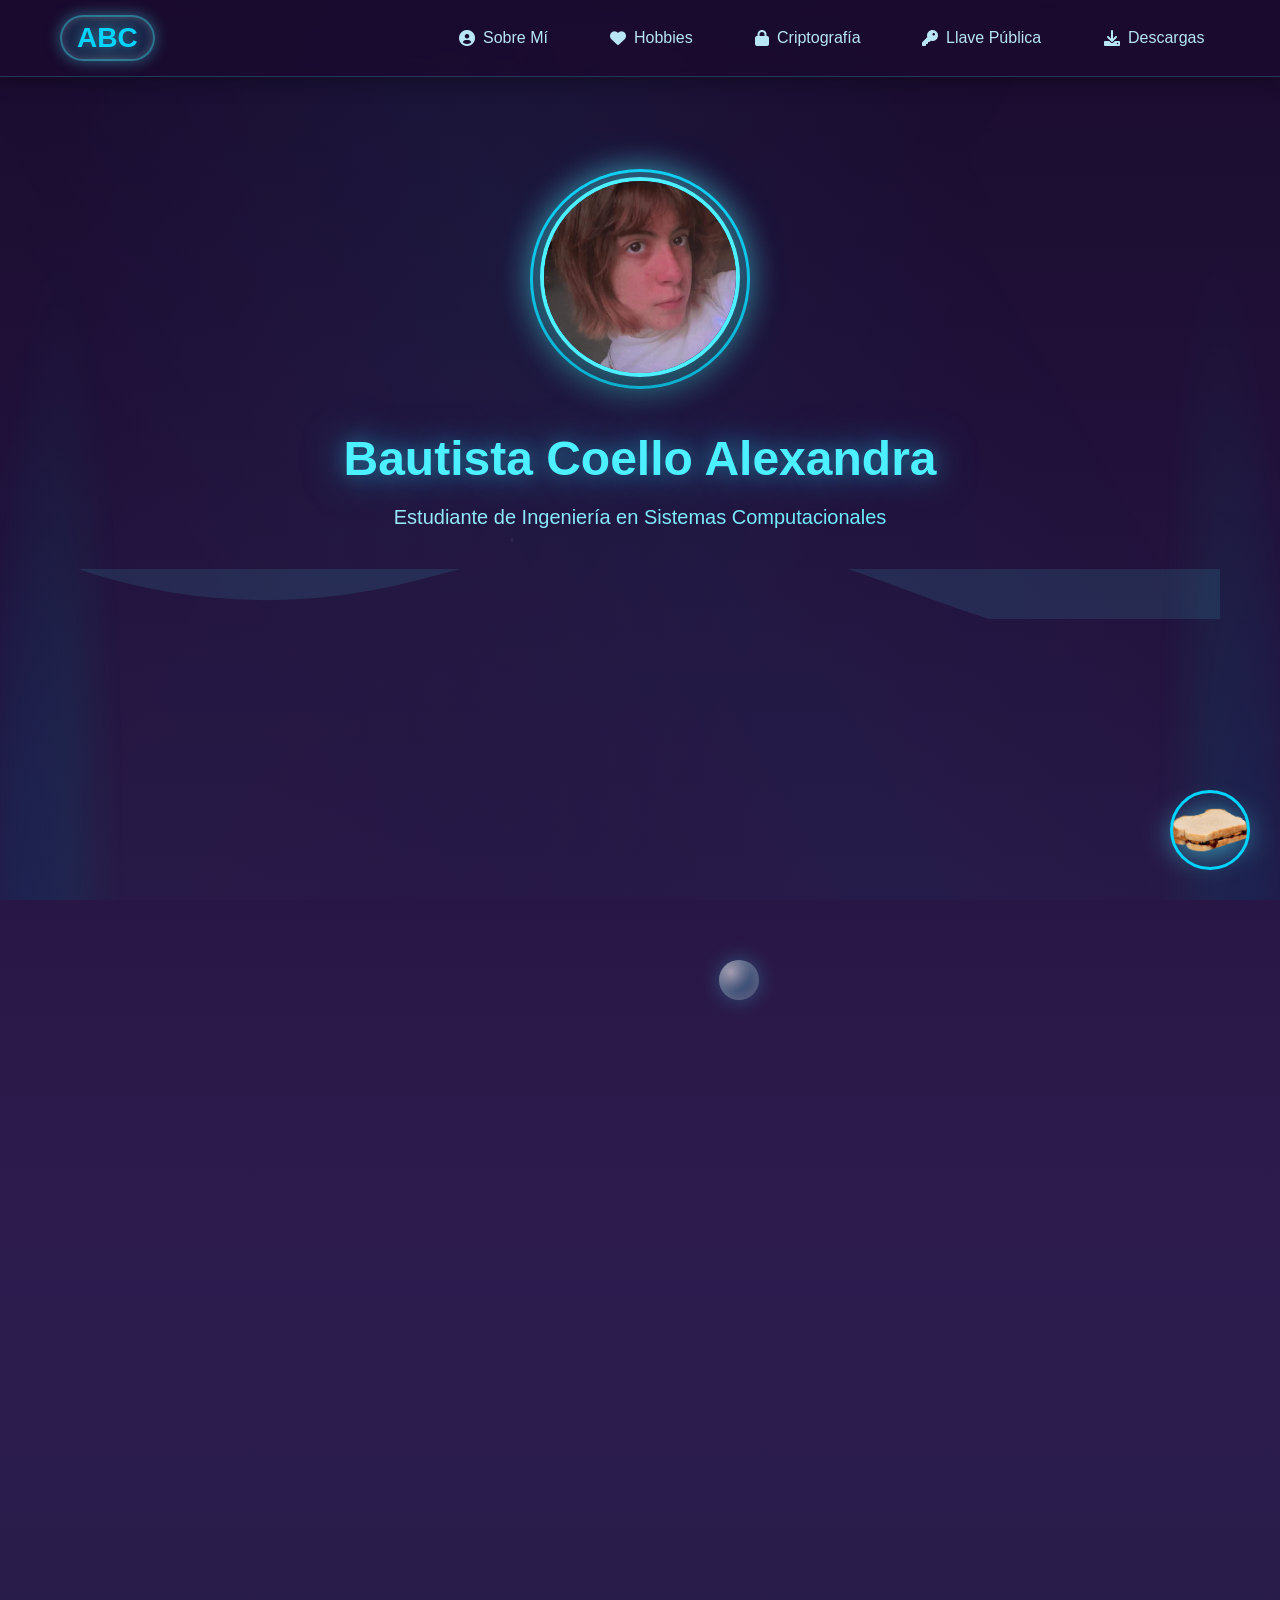
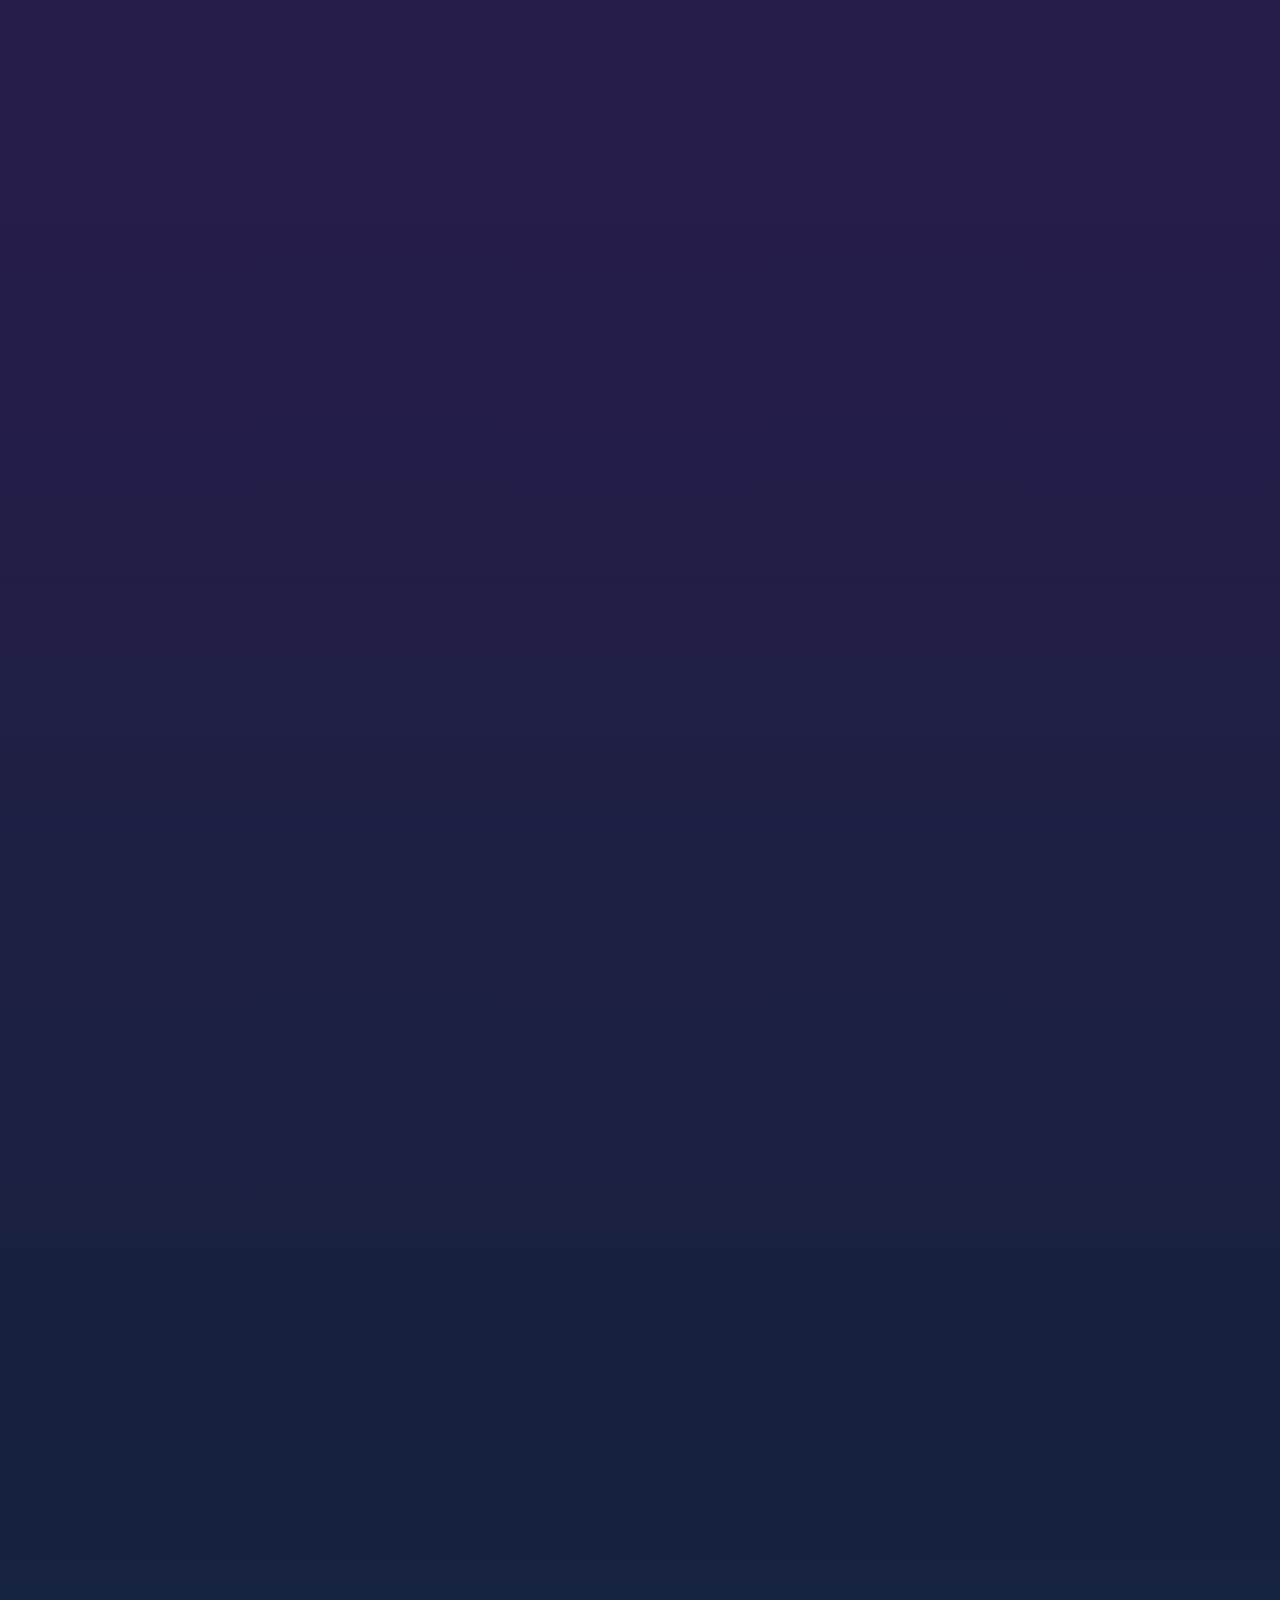
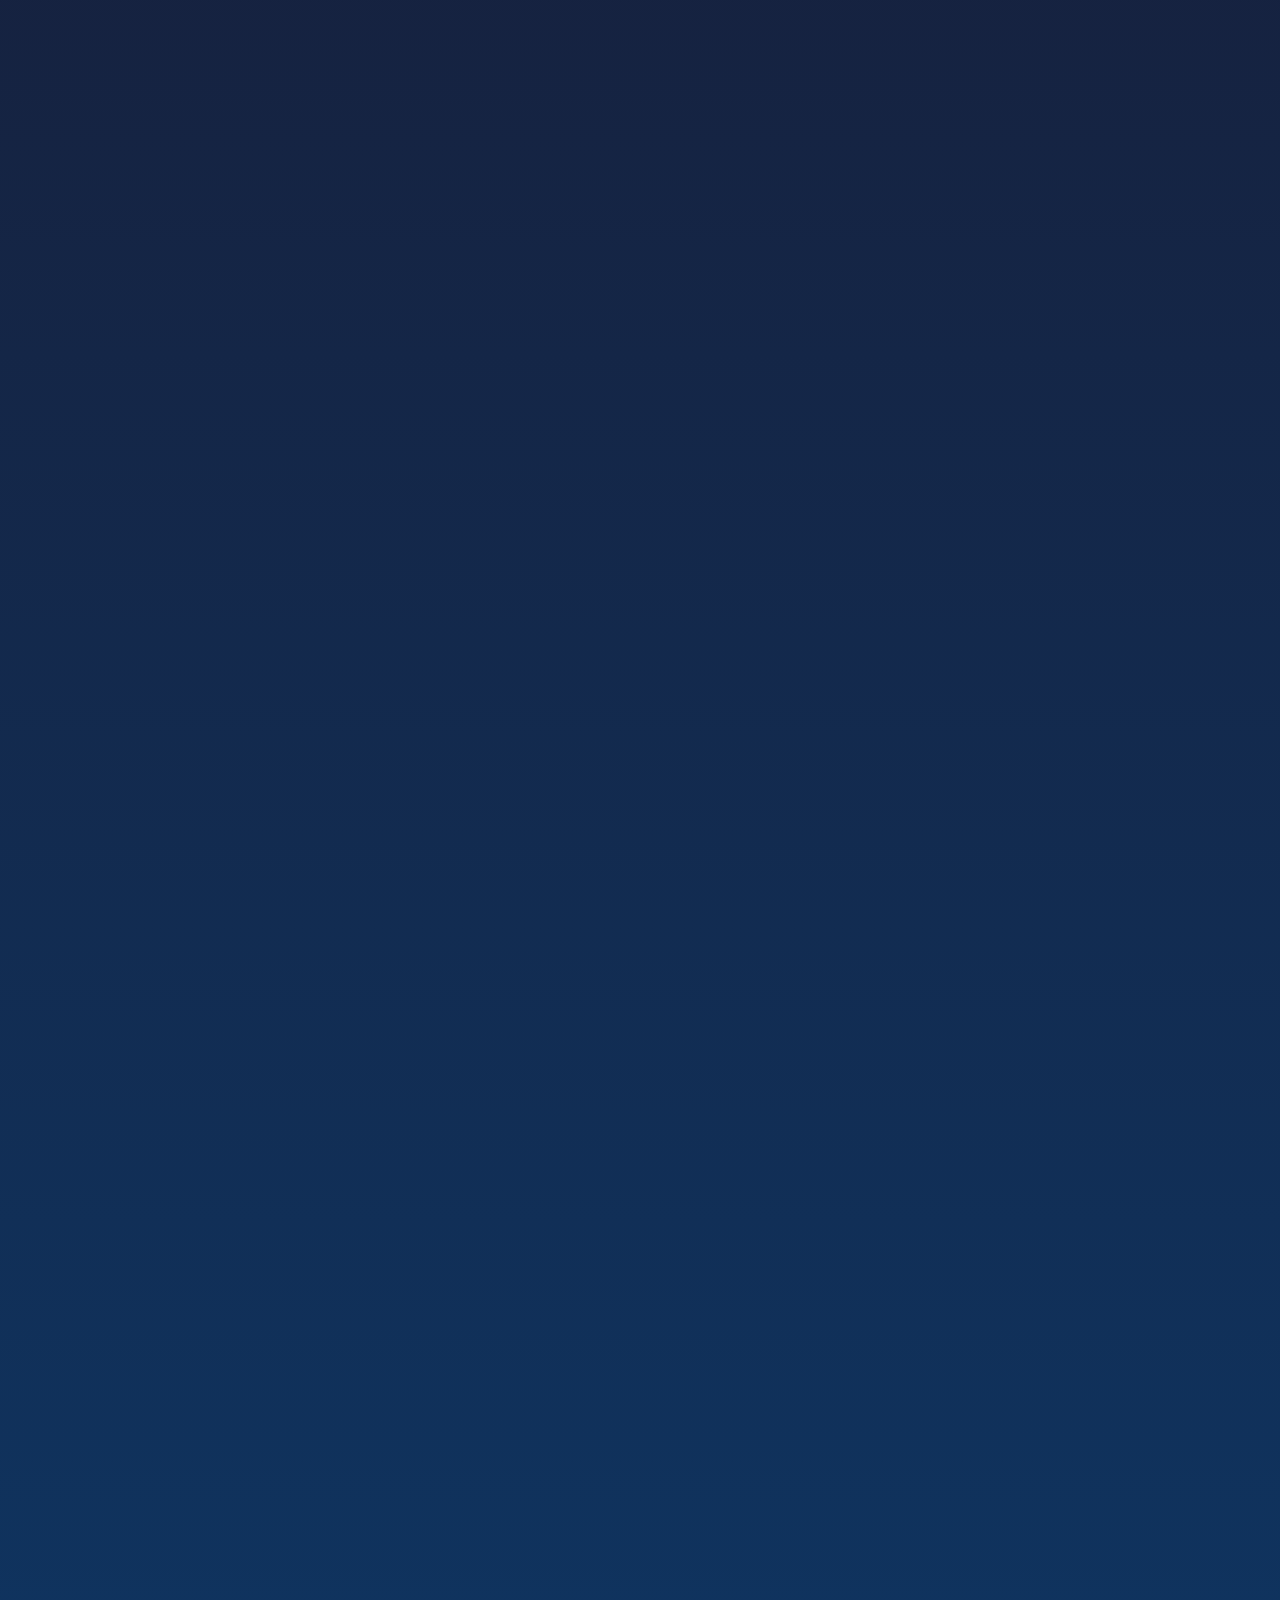
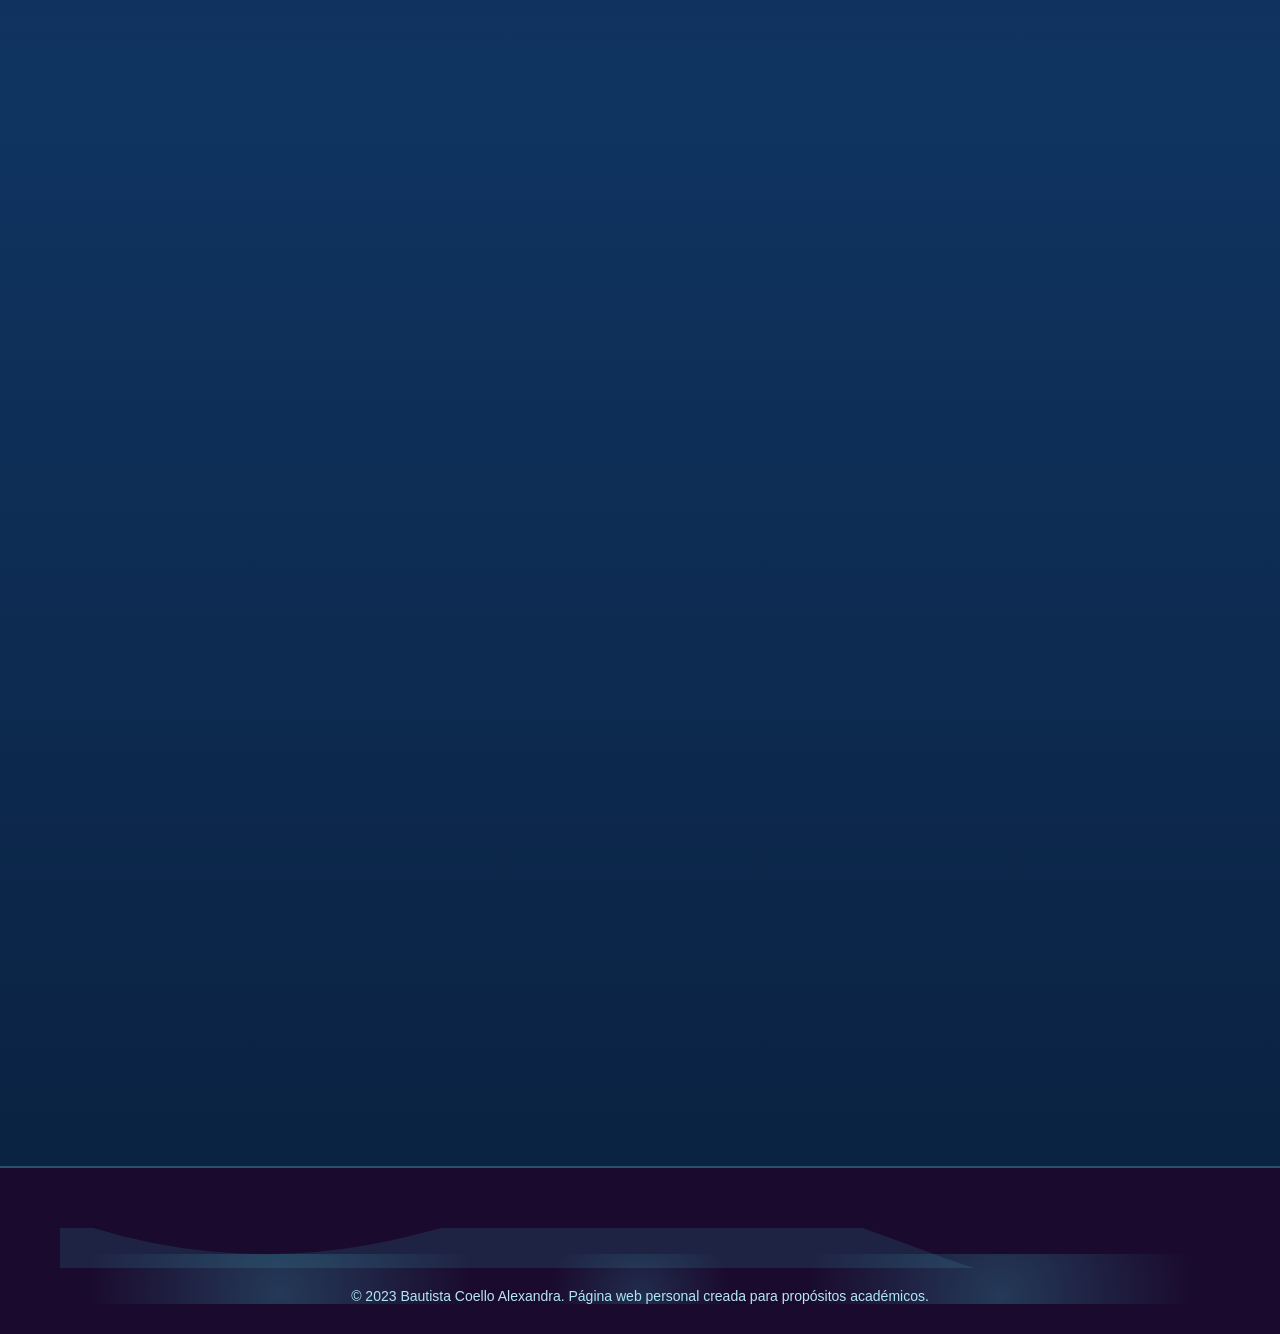
<file: index.html>
<!DOCTYPE html>
<html lang="es">
<head>
    <meta charset="UTF-8">
    <meta name="viewport" content="width=device-width, initial-scale=1.0">
    <title>Mi Página Personal - Bautista Coello Alexandra</title>
    <link rel="stylesheet" href="CSS/style.css">
    <link rel="stylesheet" href="https://cdnjs.cloudflare.com/ajax/libs/font-awesome/6.0.0/css/all.min.css">
</head>
<body>

    <!-- Botón flotante de Fun Facts -->
    <button class="fun-facts-btn" id="funFactsBtn" title="¡Fun Facts sobre mí!">
        <img src="assets/img/jelly_bread.png" alt="Fun Facts">
        <span class="pulse-ring"></span>
    </button>

    <!-- Modal de Fun Facts -->
    <div class="fun-facts-modal" id="funFactsModal">
        <div class="modal-overlay" id="modalOverlay"></div>
        <div class="modal-content bread-note">
            <button class="modal-close" id="modalClose">
                <i class="fas fa-times"></i>
            </button>
            <h3>🌟 Fun Facts sobre mí 🌟</h3>
            <ul class="fun-facts-list">
                <li>😴 Me gusta dormir, de hecho es de mis pasatiempos favoritos pero preferí no ponerlo porque suena aburrido</li>
                <li>🍍 Me gusta Bob Esponja y siempre tuve curiosidad de probar la mermelada de medusa</li>
                <li>🐱 Tengo 3 gatas y las amo mucho</li>
                <li>💕 Otra de las cosas que disfruto mucho es dormir pero acompañada de mi novio jajaj, siempre me encanta dormir</li>
            </ul>
        </div>
    </div>

    <!-- Ambiente Submarino -->
    <div class="ocean-environment">
        <!-- Rayos de luz -->
        <div class="light-rays"></div>
        
        <!-- Contenedor de burbujas -->
        <div class="bubbles-container" id="bubblesContainer"></div>
        
        <!-- Flora marina de fondo -->
        <div class="seaweed-layer left"></div>
        <div class="seaweed-layer right"></div>
        
        <!-- Partículas flotantes -->
        <div class="floating-particles"></div>
    </div>
    
    <!-- Overlay de entrada con explosión de burbujas -->
    <div class="entry-animation" id="entryAnimation">
        <div class="bubble-burst"></div>
    </div>

    <nav class="navbar">
        <div class="container nav-container">
            <a href="#inicio" class="logo">
                <span class="logo-bubble">ABC</span>
            </a>
            <ul class="nav-links">
                <li><a href="#sobre-mi"><i class="fas fa-user-circle"></i> Sobre Mí</a></li>
                <li><a href="#hobbies"><i class="fas fa-heart"></i> Hobbies</a></li>
                <li><a href="#cripto"><i class="fas fa-lock"></i> Criptografía</a></li>
                <li><a href="#llave-publica"><i class="fas fa-key"></i> Llave Pública</a></li>
                <li><a href="#descargas"><i class="fas fa-download"></i> Descargas</a></li>
            </ul>
            <button class="hamburger-btn" id="hamburgerBtn" aria-label="Abrir menú de navegación">
                <span></span>
                <span></span>
                <span></span>
            </button>
        </div>
    </nav>

    <header id="inicio" class="hero-section">
        <div class="container hero-content">
            <div class="profile-wrapper">
                <div class="bubble-ring"></div>
                <img src="assets/img/perfil.jpg" alt="Foto de Perfil" class="profile-photo">
            </div>
            <h1 class="glow-text">Bautista Coello Alexandra</h1>
            <p class="subtitle-shimmer">Estudiante de Ingeniería en Sistemas Computacionales </p>
            <div class="wave-divider"></div>
        </div>
    </header>

    <section id="sobre-mi" class="section-container">
        <div class="coral-decoration left"></div>
        <div class="coral-decoration right"></div>
        <div class="container">
            <h2 class="section-title"><i class="fas fa-graduation-cap"></i> Formación y Contacto</h2>
            
            <div class="about-grid">
                <div class="glass-card academic-box">
                    <div class="card-glow"></div>
                    <h3><i class="fas fa-school"></i> Formación Académica</h3>
                    <ul class="academic-list">
                        <li><strong>Universidad:</strong> Escuela Superior de Cómputo</li>
                        <li><strong>Carrera:</strong> Ingeniería en Sistemas Computacionales</li>
                        <li><strong>Semestre actual:</strong> Octavo Semestre</li>
                        <li><strong>Otros estudios:</strong> Cursos de programación, analista de datos, SQL criptografía, y seguridad informática.</li>
                    </ul>
                </div>

                <div class="glass-card contact-box">
                    <div class="card-glow"></div>
                    <h3><i class="fas fa-envelope"></i> Contacto Directo</h3>
                    <p class="contact-email">Correo electrónico: <a href="mailto:alexabc24sa@gmail.com">alexabc24sa@gmail.com</a></p>
                    
                    <h3><i class="fas fa-share-alt"></i> Redes Sociales</h3>
                    <div class="social-buttons">
                        <a href="https://www.linkedin.com/in/alexandra-bautista-coello-039608283" target="_blank" class="social-btn linkedin">
                            <i class="fab fa-linkedin-in"></i> LinkedIn
                        </a>
                        <a href="https://github.com/alexa24sa" target="_blank" class="social-btn github">
                            <i class="fab fa-github"></i> GitHub
                        </a>
                    </div>
                </div>
            </div>
        </div>
    </section>

    <section id="hobbies" class="section-container">
        <div class="container">
            <h2 class="section-title"><i class="fas fa-heart"></i> Mis Hobbies y Actividades</h2>

            <div class="hobbies-main-layout">
                <!-- Sección de cajas de hobbies -->
                <div class="hobbies-boxes-section">
                    <h3 class="subsection-title">Galería de Hobbies</h3>
                    <div class="boxes-grid">
                        <!-- Caja 1 -->
                        <div class="hobby-box">
                            <div class="box-closed">
                                <img src="assets/img/box_transition_1.png" alt="Caja cerrada">
                            </div>
                            <div class="box-open">
                                <img src="assets/img/box_transition_2.png" alt="Caja abierta">
                                <div class="hobby-info-card">
                                    <img src="assets/img/hobby1.jpg" alt="Hobby 1" class="hobby-photo">
                                    <p>Salir con mi pareja y amigos a dar una vuelta por la ciudad.</p>
                                </div>
                            </div>
                        </div>

                        <!-- Caja 2 -->
                        <div class="hobby-box">
                            <div class="box-closed">
                                <img src="assets/img/box_transition_1.png" alt="Caja cerrada">
                            </div>
                            <div class="box-open">
                                <img src="assets/img/box_transition_2.png" alt="Caja abierta">
                                <div class="hobby-info-card">
                                    <img src="assets/img/hobby2.jpg" alt="Hobby 2" class="hobby-photo">
                                    <p>Escuchar música y disfrutar de mis playlists favoritas.</p>
                                </div>
                            </div>
                        </div>

                        <!-- Caja 3 -->
                        <div class="hobby-box">
                            <div class="box-closed">
                                <img src="assets/img/box_transition_1.png" alt="Caja cerrada">
                            </div>
                            <div class="box-open">
                                <img src="assets/img/box_transition_2.png" alt="Caja abierta">
                                <div class="hobby-info-card">
                                    <img src="assets/img/hobby3.jpg" alt="Hobby 3" class="hobby-photo">
                                    <p>Hacer manualidades por mi cuenta de cosas lindas como pequeñas piñatas</p>
                                </div>
                            </div>
                        </div>
                    </div>
                </div>

                <!-- Sección del refrigerador -->
                <div class="fridge-section">
                    <h3 class="subsection-title">Prácticas</h3>
                    <div class="fridge-container">
                        <img src="assets/img/fridge_open.jpg" alt="Refrigerador" class="fridge-image">
                        <div class="fridge-shelves">
                            <div class="shelf shelf-1">
                                <a href="assets/practicas/practica1/index.html" class="practice-btn-image" title="Práctica 1 — Curvas Elípticas sobre Fp">
                                    <img src="assets/img/practica_1.png" alt="Práctica 1">
                                    <span class="practice-label">Práctica 1</span>
                                </a>
                            </div>
                            <div class="shelf shelf-2">
                                <a href="assets/practicas/web_apps/calculadora_ecc/index.html" class="practice-btn-image" title="Calculadora de Curvas Elípticas">
                                    <img src="assets/img/practica_1.png" alt="Calculadora ECC">
                                    <span class="practice-label">Calc. ECC</span>
                                </a>
                                <a href="assets/practicas/web_apps/calculadora_ecdh/index.html" class="practice-btn-image" title="Calculadora ECC + ECDH">
                                    <img src="assets/img/practica_1.png" alt="Calc. ECC + ECDH">
                                    <span class="practice-label">Calc. ECC + ECDH</span>
                                </a>
                            </div>
                            <div class="shelf shelf-3">
                                <a href="assets/practicas/web_apps/ecdh_visual/index.html" class="practice-btn-image" title="Simulación Visual ECDH">
                                    <img src="assets/img/practica_1.png" alt="ECDH Visual">
                                    <span class="practice-label">ECDH Visual</span>
                                </a>
                                <a href="assets/practicas/web_apps/ecdsa_verificador/index.html" class="practice-btn-image" title="Verificador ECDSA — Firma Digital">
                                    <img src="assets/img/practica_1.png" alt="ECDSA">
                                    <span class="practice-label">ECDSA</span>
                                </a>
                            </div>
                            <div class="shelf shelf-4">
                                <span class="practice-btn-image disabled" title="ECDH-n Integrantes (Pendiente — compañero)">
                                    <img src="assets/img/practica_1.png" alt="ECDH-n">
                                    <span class="practice-label">ECDH-n 🔒</span>
                                </span>
                            </div>
                        </div>
                    </div>
                </div>
            </div>

            <h3 class="subsection-title">Videos de Mis Hobbies</h3>
            <div class="video-grid">
                <div class="video-container glass-card">
                    <div class="card-glow"></div>
                    <div style="position: relative; width: 100%; height: 0; padding-top: 56.2500%; padding-bottom: 0; margin-top: 1.6em; margin-bottom: 0.9em; overflow: hidden; border-radius: 15px;">
                        <iframe loading="lazy" style="position: absolute; width: 100%; height: 100%; top: 0; left: 0; border: none; padding: 0; margin: 0;" src="https://www.canva.com/design/DAHCHJs-m8g/cQ8yjjHXftcad6tcBNg59g/watch?embed" allowfullscreen="allowfullscreen" allow="fullscreen"></iframe>
                    </div>
                    <p class="canva-link">
                        <a href="https://www.canva.com/design/DAHCHJs-m8g/cQ8yjjHXftcad6tcBNg59g/watch?utm_content=DAHCHJs-m8g&utm_campaign=designshare&utm_medium=embeds&utm_source=link" target="_blank" rel="noopener">Mis Hobbies</a> - Presentación de Bautista Coello Alexandra
                    </p>
                </div>
                <div class="video-container glass-card">
                    <div class="card-glow"></div>
                    <div style="position: relative; width: 100%; height: 0; padding-top: 56.2500%; padding-bottom: 0; margin-top: 1.6em; margin-bottom: 0.9em; overflow: hidden; border-radius: 15px;">
                        <iframe loading="lazy" style="position: absolute; width: 100%; height: 100%; top: 0; left: 0; border: none; padding: 0; margin: 0;" src="https://www.canva.com/design/DAHCMhXavSI/XAj4ztrUDGu-Htmx5Dz3Lg/watch?embed" allowfullscreen="allowfullscreen" allow="fullscreen"></iframe>
                    </div>
                    <p class="canva-link">
                        <a href="https://www.canva.com/design/DAHCMhXavSI/XAj4ztrUDGu-Htmx5Dz3Lg/watch?utm_content=DAHCMhXavSI&utm_campaign=designshare&utm_medium=embeds&utm_source=link" target="_blank" rel="noopener">MIS HOBBIES</a> de Bautista Coello Alexandra
                    </p>
                </div>
            </div>
        </div>
    </section>

    <section id="cripto" class="section-container">
        <div class="coral-decoration left"></div>
        <div class="container">
            <h2 class="section-title"><i class="fas fa-lock"></i> El Mundo de la Criptografía</h2>

            <div class="pgp-video-section glass-card">
                <div class="card-glow"></div>
                <h3><i class="fas fa-shield-alt"></i> ¿Qué es PGP? (Pretty Good Privacy)</h3>
                <p>En este video explico los conceptos básicos de PGP y su importancia en la comunicación segura.</p>
                <div class="video-container main-video">
                    <div style="position: relative; width: 100%; height: 0; padding-top: 56.2500%; padding-bottom: 0; margin-top: 1.6em; margin-bottom: 0.9em; overflow: hidden; border-radius: 15px;">
                        <iframe loading="lazy" style="position: absolute; width: 100%; height: 100%; top: 0; left: 0; border: none; padding: 0; margin: 0;" src="https://www.canva.com/design/DAHCHLme0pI/nrLGgpf9-trLVtsTv_zmIA/watch?embed" allowfullscreen="allowfullscreen" allow="fullscreen"></iframe>
                    </div>
                    <p class="canva-link">
                        <a href="https://www.canva.com/design/DAHCHLme0pI/nrLGgpf9-trLVtsTv_zmIA/watch?utm_content=DAHCHLme0pI&utm_campaign=designshare&utm_medium=embeds&utm_source=link" target="_blank" rel="noopener">Ver presentación completa</a> de Bautista Coello Alexandra
                    </p>
                </div>
            </div>

            <div class="crypto-history-box">
                <h3 class="board-title"><i class="fas fa-history"></i> Alan Turing: El Padre de la Criptografía Moderna</h3>
                
                <div class="cork-board">
                    <!-- Fondo de corcho -->
                    <div class="cork-background"></div>
                    
                    <!-- Post-it 1: Quién fue -->
                    <div class="post-it yellow clip-1">
                        <img src="assets/img/clip_1.png" alt="clip" class="clip">
                        <h4>¿Quién fue?</h4>
                        <p><strong>Alan Turing (1912–1954)</strong><br>
                        Matemático, lógico y criptógrafo británico. Su trabajo no solo definió qué es una "computadora", sino que fue crucial para la victoria aliada en la Segunda Guerra Mundial.</p>
                    </div>
                    
                    <!-- Imagen de Turing con papel -->
                    <div class="paper-note photo clip-2">
                        <img src="assets/img/paper_1.png" alt="paper" class="paper-bg">
                        <img src="assets/img/clip_2.png" alt="clip" class="clip">
                        <img src="assets/img/Turing.jpg" alt="Alan Turing" class="turing-photo">
                        <p class="photo-caption">Alan Turing en Bletchley Park</p>
                    </div>
                    
                    <!-- Post-it 2: Enigma -->
                    <div class="post-it pink clip-3">
                        <img src="assets/img/clip_3.png" alt="clip" class="clip">
                        <h4>Enigma</h4>
                        <p>Lideró el equipo en Bletchley Park que logró descifrar los códigos de la máquina Enigma, utilizada por la Alemania nazi para sus comunicaciones militares.</p>
                    </div>
                    
                    <!-- Post-it 3: La Bombe -->
                    <div class="post-it blue clip-4">
                        <img src="assets/img/clip_4.png" alt="clip" class="clip">
                        <h4>La "Bombe"</h4>
                        <p>Diseñó una máquina electromecánica capaz de descartar miles de configuraciones de Enigma en pocos segundos, permitiendo leer mensajes enemigos casi en tiempo real.</p>
                    </div>
                    
                    <!-- Post-it 4: Impacto -->
                    <div class="post-it green clip-5">
                        <img src="assets/img/clip_5.png" alt="clip" class="clip">
                        <h4>Impacto Histórico</h4>
                        <p>Se estima que su trabajo acortó la guerra al menos dos años y salvó más de <strong>14 millones de vidas</strong>.</p>
                    </div>
                    
                    <!-- Post-it 5: Legado -->
                    <div class="post-it yellow clip-7">
                        <img src="assets/img/clip_7.png" alt="clip" class="clip">
                        <h4>Legado Teórico</h4>
                        <p>Antes de la guerra, describió la "Máquina de Turing", el concepto teórico que explica cómo funciona cualquier procesador actual.</p>
                    </div>
                    
                    <!-- Papel 3: El Trágico Final -->
                    <div class="paper-note final clip-1">
                        <img src="assets/img/paper_3.png" alt="paper" class="paper-bg">
                        <img src="assets/img/clip_.png" alt="clip" class="clip">
                        <h4>El Trágico Final</h4>
                        <p>A pesar de ser un héroe de guerra, fue procesado en 1952 por su homosexualidad (entonces ilegal en el Reino Unido). Aceptó la castración química para evitar la cárcel y murió dos años después por envenenamiento con cianuro. En 2013, recibió un indulto póstumo por parte de la Reina Isabel II.</p>
                    </div>
                </div>
            </div>
        </div>
    </section>

    <!-- ====== LLAVE PÚBLICA ECDSA ====== -->
    <section id="llave-publica" class="section-container">
        <div class="container">
            <h2 class="section-title"><i class="fas fa-key"></i> Llave Pública ECDSA</h2>
            <p class="subtitle-shimmer">Parámetros públicos para verificar mensajes firmados por mí.</p>

            <div class="glass-card" style="padding: 30px; margin-top: 20px;">
                <div class="card-glow"></div>
                <h3 style="color: var(--turquoise); margin-bottom: 18px;"><i class="fas fa-project-diagram"></i> Curva: SECP256k1</h3>

                <div class="pubkey-grid">
                    <div class="pubkey-item">
                        <span class="pubkey-label">Primo <em>p</em></span>
                        <code class="pubkey-val">FFFFFFFFFFFFFFFFFFFFFFFFFFFFFFFFFFFFFFFFFFFFFFFFFFFFFFFFFFFFEFFFFFC2F</code>
                    </div>
                    <div class="pubkey-item">
                        <span class="pubkey-label">Orden <em>n</em></span>
                        <code class="pubkey-val">FFFFFFFFFFFFFFFFFFFFFFFFFFFFFFFEBAAEDCE6AF48A03BBFD25E8CD0364141</code>
                    </div>
                    <div class="pubkey-item">
                        <span class="pubkey-label">Generador <em>Gx</em></span>
                        <code class="pubkey-val">79BE667EF9DCBBAC55A06295CE870B07029BFCDB2DCE28D959F2815B16F81798</code>
                    </div>
                    <div class="pubkey-item">
                        <span class="pubkey-label">Generador <em>Gy</em></span>
                        <code class="pubkey-val">483ADA7726A3C4655DA4FBFC0E1108A8FD17B448A68554199C47D08FFB10D4B8</code>
                    </div>
                    <div class="pubkey-item highlight">
                        <span class="pubkey-label">Mi clave pública <em>Qx</em></span>
                        <code class="pubkey-val">4ac32ba556ba8dc5b628ef653ac5fb5eb289bb0f2ec08ec342aa8da8edc8bb28</code>
                    </div>
                    <div class="pubkey-item highlight">
                        <span class="pubkey-label">Mi clave pública <em>Qy</em></span>
                        <code class="pubkey-val">fd614c665b76ec90915b292519bd808affcae75ee4a9a9c1c24a0641b64581cc</code>
                    </div>
                </div>

                <div style="margin-top: 22px; display: flex; gap: 14px; flex-wrap: wrap;">
                    <a href="assets/docs/llave_publica.txt" download="llave_publica_ECDSA_ABC.txt" class="main-btn download-btn" style="font-size:14px; padding: 10px 20px;">
                        <i class="fas fa-download"></i> Descargar llave_publica.txt
                    </a>
                    <a href="assets/practicas/web_apps/ecdsa_verificador/index.html" class="main-btn" style="background: linear-gradient(135deg,#3b82f6,#60a5fa); font-size:14px; padding: 10px 20px;">
                        <i class="fas fa-shield-alt"></i> Verificador ECDSA
                    </a>
                </div>
            </div>
        </div>
    </section>

    <section id="descargas" class="section-container downloads-section">
        <div class="container">
            <h2 class="section-title" style="color: white;"><i class="fas fa-download"></i> Centro de Descargas</h2>
            <p class="subtitle-shimmer">Accede a mis documentos profesionales y credenciales.</p>

            <div class="download-buttons">
                <a href="assets/docs/CV_ABC.pdf" download="CV_ABC.pdf" class="main-btn download-btn">
                    <i class="fas fa-file-pdf"></i> Descargar mi CV
                </a>

                <a href="assets/docs/llave_publica.txt" download="llave_publica_ECDSA_ABC.txt" class="main-btn public-key-btn">
                    <i class="fas fa-key"></i> Mi Llave Pública (ECDSA)
                </a>
            </div>
        </div>
    </section>

    <footer>
        <div class="container text-center">
            <div class="footer-waves"></div>
            <p>© 2023 Bautista Coello Alexandra. Página web personal creada para propósitos académicos.</p>
            <div class="footer-bubbles"></div>
        </div>
    </footer>
    
    <!-- Script para animaciones e interactividad -->
    <script src = "js/bubbles.js" type="text/javascript"></script>
    <script src="CSS/underwater.js"></script>
</body>
</html>
</file>
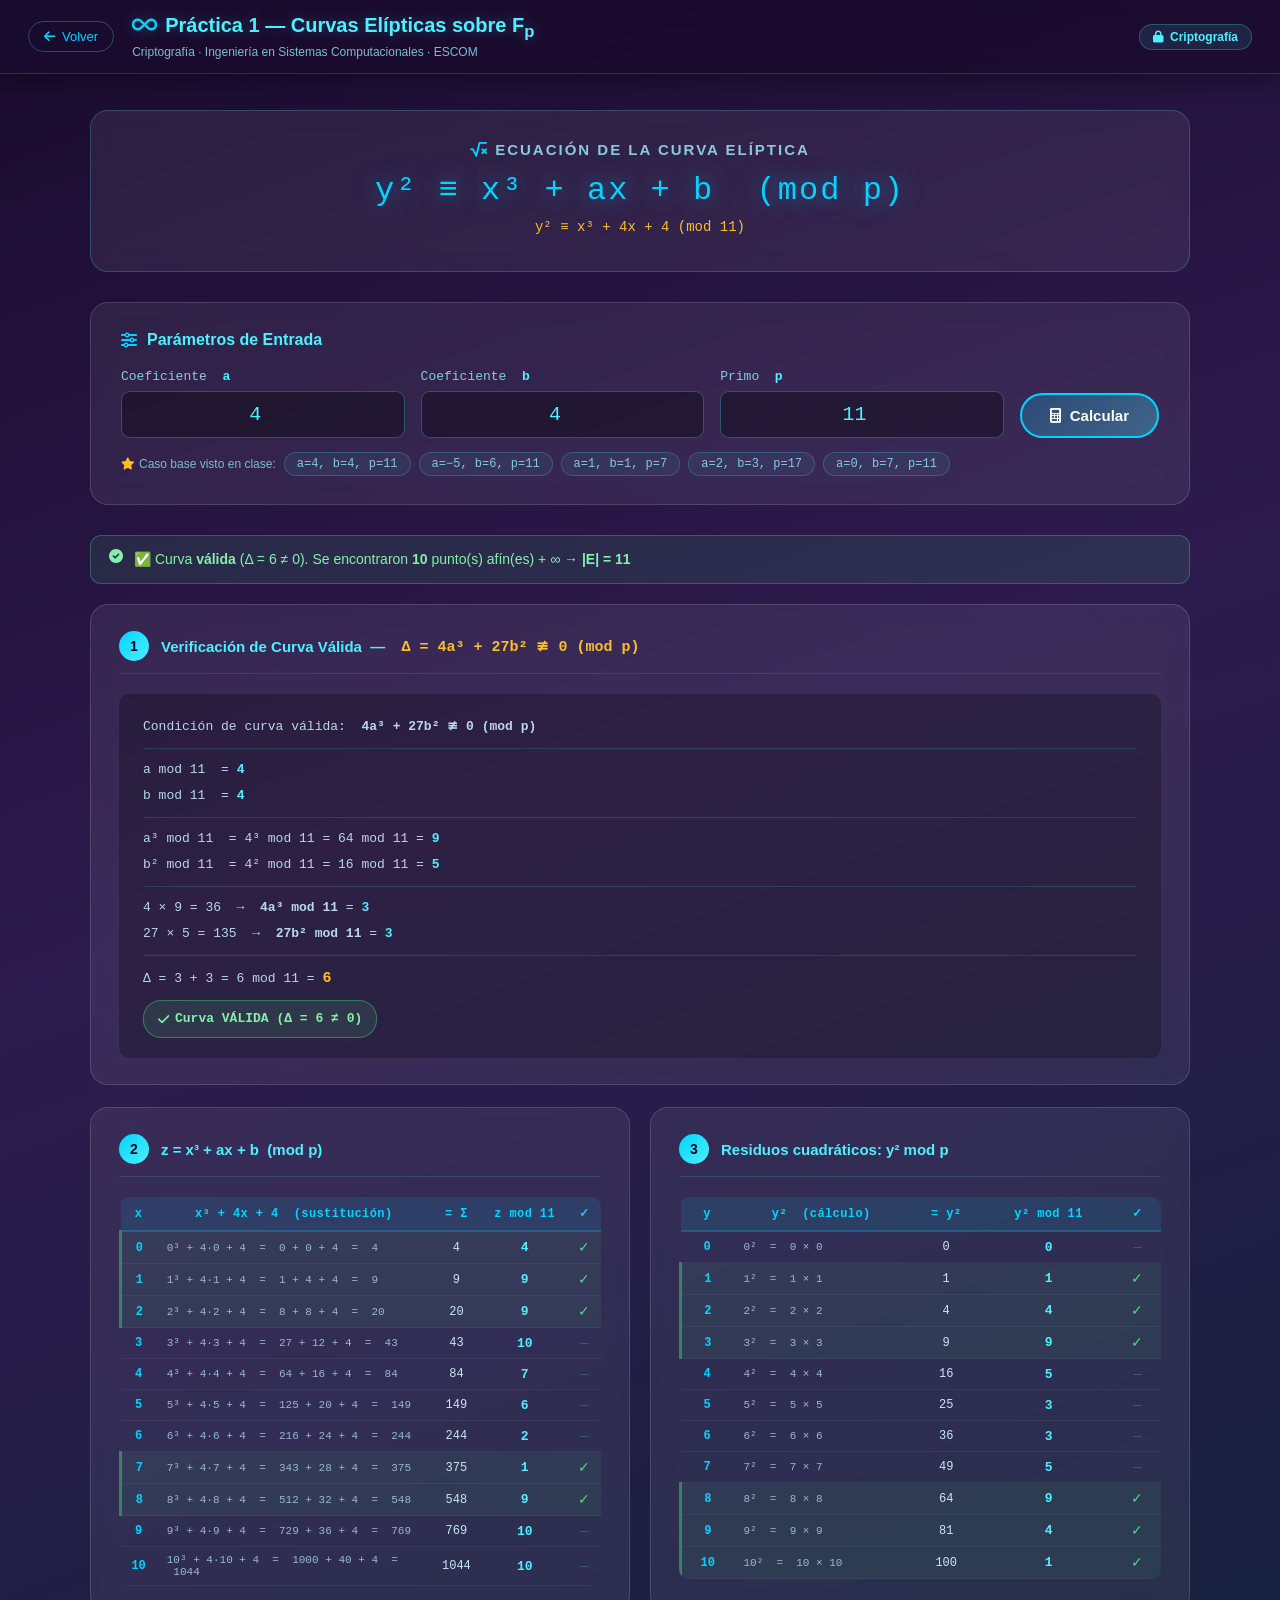
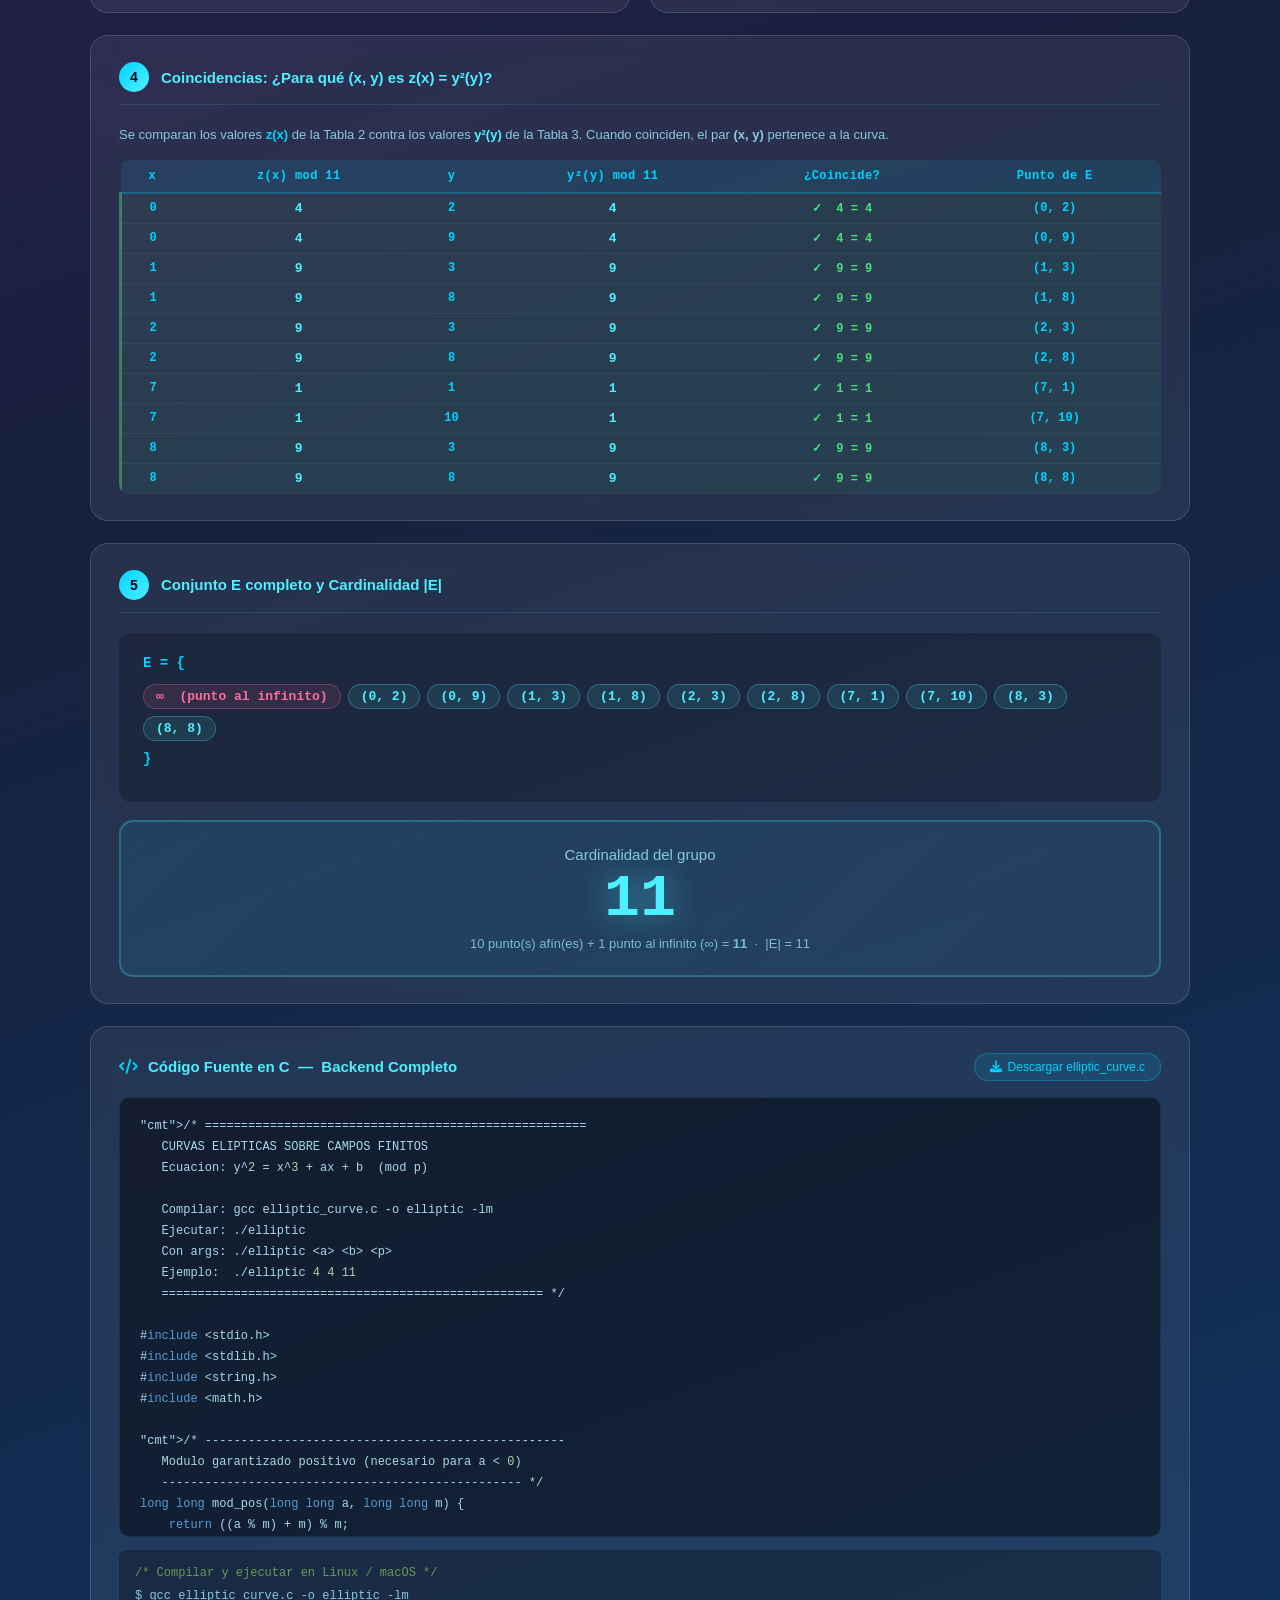
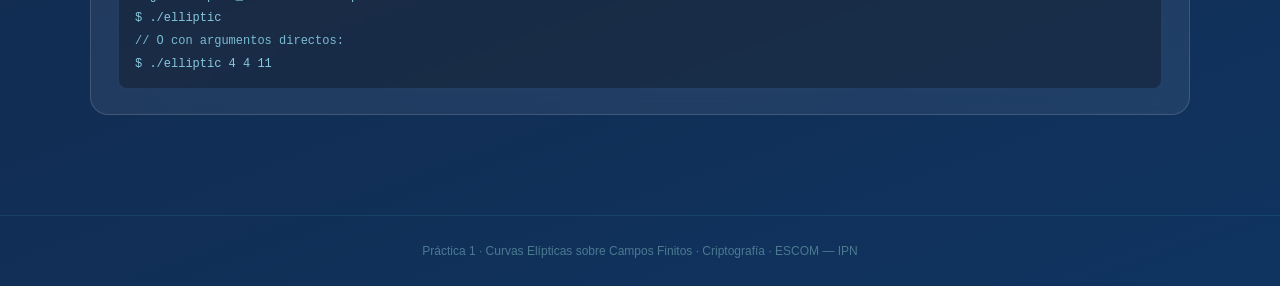
<file: assets/practicas/practica1/index.html>
<!DOCTYPE html>
<html lang="es">
<head>
    <meta charset="UTF-8">
    <meta name="viewport" content="width=device-width, initial-scale=1.0">
    <title>Práctica 1 – Curvas Elípticas | Criptografía</title>
    <link rel="stylesheet" href="https://cdnjs.cloudflare.com/ajax/libs/font-awesome/6.0.0/css/all.min.css">
    <style>
        /* ============================================
           VARIABLES – Tema Submarino
           ============================================ */
        :root {
            --deep-ocean:   #1a0b2e;
            --ocean-purple: #2d1b4e;
            --ocean-blue:   #16213e;
            --twilight:     #0f3460;
            --turquoise:    #00d4ff;
            --aqua-light:   #4df0ff;
            --coral-pink:   #ff6b9d;
            --bubble-glow:  rgba(77,240,255,0.3);
            --glass:        rgba(255,255,255,0.07);
            --glass-border: rgba(255,255,255,0.14);
            --green-ok:     #4ade80;
            --red-err:      #f87171;
            --gold:         #fbbf24;
        }

        /* ============================================
           RESET / BASE
           ============================================ */
        *, *::before, *::after { margin:0; padding:0; box-sizing:border-box; }

        html { scroll-behavior: smooth; }

        body {
            font-family: 'Segoe UI', Tahoma, Geneva, Verdana, sans-serif;
            background: linear-gradient(160deg, #1a0b2e 0%, #2d1b4e 25%, #16213e 55%, #0f3460 100%);
            color: #dff2ff;
            min-height: 100vh;
            overflow-x: hidden;
        }

        /* Scrollbar */
        ::-webkit-scrollbar { width: 6px; height: 6px; }
        ::-webkit-scrollbar-track { background: rgba(0,0,0,.25); }
        ::-webkit-scrollbar-thumb { background: rgba(77,240,255,.35); border-radius: 3px; }

        /* ============================================
           HEADER
           ============================================ */
        .page-header {
            background: rgba(26,11,46,.82);
            backdrop-filter: blur(12px);
            border-bottom: 1px solid rgba(77,240,255,.18);
            padding: 14px 28px;
            display: flex;
            align-items: center;
            gap: 18px;
            position: sticky;
            top: 0;
            z-index: 200;
            box-shadow: 0 4px 24px rgba(0,0,0,.4);
        }

        .back-btn {
            display: flex;
            align-items: center;
            gap: 7px;
            color: var(--turquoise);
            text-decoration: none;
            padding: 7px 15px;
            border: 1px solid rgba(77,240,255,.28);
            border-radius: 20px;
            font-size: 13px;
            transition: all .3s;
            white-space: nowrap;
        }
        .back-btn:hover {
            background: rgba(77,240,255,.1);
            border-color: var(--turquoise);
            box-shadow: 0 0 12px rgba(0,212,255,.3);
        }

        .header-info { flex: 1; }
        .header-info h1 {
            font-size: 20px;
            color: var(--aqua-light);
            text-shadow: 0 0 14px var(--bubble-glow);
        }
        .header-info p { font-size: 12px; color: #7bbbd4; margin-top: 3px; }

        .header-badge {
            display: inline-flex;
            align-items: center;
            gap: 6px;
            padding: 5px 13px;
            background: rgba(77,240,255,.1);
            border: 1px solid rgba(77,240,255,.25);
            border-radius: 14px;
            color: var(--aqua-light);
            font-size: 12px;
            font-weight: 600;
        }

        /* ============================================
           MAIN CONTAINER
           ============================================ */
        .main-wrap {
            max-width: 1140px;
            margin: 0 auto;
            padding: 36px 20px 60px;
        }

        /* ============================================
           FORMULA HERO
           ============================================ */
        .formula-hero {
            text-align: center;
            padding: 30px 24px;
            background: var(--glass);
            border: 1px solid rgba(77,240,255,.22);
            border-radius: 18px;
            margin-bottom: 30px;
            backdrop-filter: blur(10px);
        }
        .formula-hero h2 {
            font-size: 15px;
            color: #88c8e0;
            text-transform: uppercase;
            letter-spacing: 2px;
            margin-bottom: 14px;
        }
        .formula-display {
            font-family: 'Courier New', monospace;
            font-size: clamp(20px, 4vw, 32px);
            color: var(--turquoise);
            text-shadow: 0 0 22px rgba(0,212,255,.5);
            letter-spacing: 2px;
            margin-bottom: 10px;
        }
        #formulaDynamic {
            font-size: 14px;
            color: var(--gold);
            font-family: 'Courier New', monospace;
            min-height: 22px;
        }

        /* ============================================
           INPUT PANEL
           ============================================ */
        .input-panel {
            background: var(--glass);
            border: 1px solid var(--glass-border);
            border-radius: 18px;
            padding: 28px 30px;
            margin-bottom: 30px;
            backdrop-filter: blur(10px);
        }
        .input-panel h3 {
            color: var(--aqua-light);
            font-size: 16px;
            margin-bottom: 20px;
            display: flex;
            align-items: center;
            gap: 10px;
        }
        .inputs-row {
            display: flex;
            gap: 16px;
            flex-wrap: wrap;
            align-items: flex-end;
        }
        .inp-group {
            flex: 1;
            min-width: 110px;
            display: flex;
            flex-direction: column;
            gap: 7px;
        }
        .inp-group label {
            font-size: 13px;
            color: #88c8e0;
            font-family: 'Courier New', monospace;
        }
        .inp-group input {
            background: rgba(0,0,0,.35);
            border: 1px solid rgba(77,240,255,.28);
            border-radius: 9px;
            padding: 11px 14px;
            color: var(--aqua-light);
            font-size: 20px;
            font-family: 'Courier New', monospace;
            text-align: center;
            width: 100%;
            transition: all .3s;
        }
        .inp-group input:focus {
            outline: none;
            border-color: var(--turquoise);
            box-shadow: 0 0 14px rgba(0,212,255,.3);
        }
        .calc-btn {
            display: inline-flex;
            align-items: center;
            gap: 9px;
            padding: 12px 28px;
            background: linear-gradient(135deg, rgba(0,212,255,.2), rgba(77,240,255,.3));
            border: 2px solid var(--turquoise);
            border-radius: 28px;
            color: #fff;
            font-size: 15px;
            font-weight: 700;
            cursor: pointer;
            transition: all .3s;
            white-space: nowrap;
        }
        .calc-btn:hover {
            transform: translateY(-3px);
            box-shadow: 0 8px 28px rgba(0,212,255,.45);
        }
        .calc-btn:active { transform: translateY(0); }

        .presets {
            margin-top: 14px;
            display: flex;
            gap: 8px;
            flex-wrap: wrap;
            align-items: center;
        }
        .preset-label { font-size: 12px; color: #7bbbd4; }
        .preset-btn {
            padding: 4px 12px;
            background: rgba(77,240,255,.07);
            border: 1px solid rgba(77,240,255,.2);
            border-radius: 14px;
            color: #88c8e0;
            font-size: 12px;
            font-family: 'Courier New', monospace;
            cursor: pointer;
            transition: all .25s;
        }
        .preset-btn:hover {
            background: rgba(77,240,255,.15);
            border-color: var(--turquoise);
            color: var(--aqua-light);
        }

        /* ============================================
           MESSAGES
           ============================================ */
        .msg-area { margin-bottom: 20px; }
        .msg {
            display: flex;
            align-items: flex-start;
            gap: 11px;
            padding: 13px 18px;
            border-radius: 11px;
            font-size: 14px;
            line-height: 1.5;
        }
        .msg-ok  { background: rgba(74,222,128,.1);  border: 1px solid rgba(74,222,128,.3);  color: #86efac; }
        .msg-err { background: rgba(248,113,113,.1); border: 1px solid rgba(248,113,113,.3); color: #fca5a5; }
        .msg-warn{ background: rgba(251,191,36,.1);  border: 1px solid rgba(251,191,36,.3);  color: #fde68a; }

        /* ============================================
           RESULTS SECTION
           ============================================ */
        .results-section { display: none; }
        .results-section.show {
            display: block;
            animation: fadeUp .5s ease-out;
        }
        @keyframes fadeUp {
            from { opacity: 0; transform: translateY(28px); }
            to   { opacity: 1; transform: translateY(0); }
        }

        /* ============================================
           STEP CARDS
           ============================================ */
        .step-card {
            background: var(--glass);
            border: 1px solid var(--glass-border);
            border-radius: 18px;
            padding: 26px 28px;
            margin-bottom: 22px;
            backdrop-filter: blur(10px);
        }
        .step-title {
            display: flex;
            align-items: center;
            gap: 12px;
            color: var(--aqua-light);
            font-size: 15px;
            font-weight: 700;
            margin-bottom: 20px;
            padding-bottom: 12px;
            border-bottom: 1px solid rgba(77,240,255,.13);
        }
        .step-num {
            width: 30px;
            height: 30px;
            border-radius: 50%;
            background: linear-gradient(135deg, var(--turquoise), var(--aqua-light));
            display: inline-flex;
            align-items: center;
            justify-content: center;
            color: #050520;
            font-weight: 800;
            font-size: 14px;
            flex-shrink: 0;
        }

        /* ============================================
           DISCRIMINANT BOX
           ============================================ */
        .disc-box {
            background: rgba(0,0,0,.25);
            border-radius: 11px;
            padding: 20px 24px;
            font-family: 'Courier New', monospace;
            font-size: 13px;
            line-height: 2;
            color: #b8d8ec;
        }
        .disc-box .hl  { color: var(--aqua-light); font-weight: 700; }
        .disc-box .hl2 { color: var(--gold);        font-weight: 700; font-size: 15px; }
        .disc-sep { border: none; border-top: 1px solid rgba(77,240,255,.15); margin: 8px 0; }
        .valid-chip {
            display: inline-flex;
            align-items: center;
            gap: 6px;
            padding: 5px 14px;
            border-radius: 18px;
            font-size: 13px;
            font-weight: 700;
            margin-top: 6px;
        }
        .chip-ok  { background: rgba(74,222,128,.12); border: 1px solid rgba(74,222,128,.4); color: #86efac; }
        .chip-err { background: rgba(248,113,113,.12);border: 1px solid rgba(248,113,113,.4);color: #fca5a5; }

        /* ============================================
           TWO-COLUMN TABLES LAYOUT
           ============================================ */
        .tables-grid {
            display: grid;
            grid-template-columns: 1fr 1fr;
            gap: 20px;
            margin-bottom: 22px;
        }
        @media (max-width: 800px) { .tables-grid { grid-template-columns: 1fr; } }

        /* ============================================
           TABLES
           ============================================ */
        .table-scroll { overflow-x: auto; border-radius: 10px; }
        table {
            width: 100%;
            border-collapse: collapse;
            font-family: 'Courier New', monospace;
            font-size: 12px;
        }
        thead th {
            background: rgba(0,212,255,.1);
            color: var(--turquoise);
            padding: 9px 10px;
            text-align: center;
            font-weight: 700;
            border-bottom: 2px solid rgba(0,212,255,.25);
            letter-spacing: .4px;
            white-space: nowrap;
        }
        tbody tr {
            border-bottom: 1px solid rgba(255,255,255,.05);
            transition: background .18s;
        }
        tbody tr:hover { background: rgba(77,240,255,.05); }
        tbody tr.row-match {
            background: rgba(74,222,128,.07);
            border-left: 3px solid rgba(74,222,128,.45);
        }
        tbody tr.row-match:hover { background: rgba(74,222,128,.12); }
        tbody td {
            padding: 7px 10px;
            text-align: center;
            color: #c8e8f5;
        }
        td.col-id   { color: var(--turquoise); font-weight: 700; }
        td.col-calc { text-align: left; color: #98b8d0; font-size: 11px; max-width: 260px; }
        td.col-raw  { color: #c8e8f5; }
        td.col-mod  { color: var(--aqua-light); font-weight: 700; font-size: 13px; }
        td.col-tick { font-size: 14px; }

        /* ============================================
           MATCHING TABLE
           ============================================ */
        .match-intro {
            font-size: 13px;
            color: #88c8e0;
            margin-bottom: 14px;
            line-height: 1.6;
        }
        .no-points-msg {
            text-align: center;
            padding: 30px;
            color: #7bbbd4;
            font-size: 14px;
        }

        /* ============================================
           POINTS SET
           ============================================ */
        .points-wrap {
            background: rgba(0,0,0,.22);
            border-radius: 12px;
            padding: 22px 24px;
            margin-bottom: 18px;
        }
        .points-label {
            font-family: 'Courier New', monospace;
            font-size: 14px;
            color: var(--turquoise);
            font-weight: 700;
            margin-bottom: 13px;
        }
        .points-flow { display: flex; flex-wrap: wrap; gap: 7px; }
        .pt-badge {
            display: inline-flex;
            align-items: center;
            padding: 4px 12px;
            background: rgba(77,240,255,.1);
            border: 1px solid rgba(77,240,255,.28);
            border-radius: 20px;
            color: var(--aqua-light);
            font-family: 'Courier New', monospace;
            font-size: 13px;
            font-weight: 600;
        }
        .pt-badge.infinity {
            background: rgba(255,107,157,.1);
            border-color: rgba(255,107,157,.3);
            color: var(--coral-pink);
        }

        /* ============================================
           CARDINALITY BOX
           ============================================ */
        .card-box {
            text-align: center;
            padding: 24px 20px;
            background: linear-gradient(135deg, rgba(0,212,255,.09), rgba(77,240,255,.04));
            border: 2px solid rgba(77,240,255,.25);
            border-radius: 14px;
        }
        .card-box .lbl { font-size: 15px; color: #88c8e0; margin-bottom: 6px; }
        .card-box .val {
            font-size: 60px;
            font-weight: 800;
            font-family: 'Courier New', monospace;
            color: var(--aqua-light);
            text-shadow: 0 0 32px rgba(77,240,255,.6);
            line-height: 1;
        }
        .card-box .sub { font-size: 13px; color: #7bbbd4; margin-top: 7px; }

        /* ============================================
           C CODE SECTION
           ============================================ */
        .code-section {
            background: var(--glass);
            border: 1px solid var(--glass-border);
            border-radius: 18px;
            padding: 26px 28px;
            margin-top: 10px;
            backdrop-filter: blur(10px);
        }
        .code-section-title {
            display: flex;
            align-items: center;
            gap: 10px;
            color: var(--aqua-light);
            font-size: 15px;
            font-weight: 700;
            margin-bottom: 16px;
        }
        .dl-btn {
            margin-left: auto;
            display: inline-flex;
            align-items: center;
            gap: 6px;
            padding: 6px 15px;
            background: rgba(0,212,255,.1);
            border: 1px solid rgba(0,212,255,.28);
            border-radius: 15px;
            color: var(--turquoise);
            font-size: 12px;
            cursor: pointer;
            transition: all .25s;
        }
        .dl-btn:hover { background: rgba(0,212,255,.2); box-shadow: 0 0 10px rgba(0,212,255,.3); }

        .code-block {
            background: rgba(0,0,0,.45);
            border: 1px solid rgba(77,240,255,.1);
            border-radius: 10px;
            padding: 18px 20px;
            overflow-x: auto;
            max-height: 440px;
            font-family: 'Courier New', monospace;
            font-size: 12px;
            line-height: 1.75;
            color: #a8d8ea;
            white-space: pre;
        }

        /* Syntax colors */
        .ck  { color: #569cd6; }   /* keyword  */
        .cs  { color: #ce9178; }   /* string   */
        .cmt { color: #6a9955; }   /* comment  */
        .cn  { color: #b5cea8; }   /* number   */
        .cf  { color: #dcdcaa; }   /* function */

        .compile-hint {
            margin-top: 13px;
            padding: 12px 16px;
            background: rgba(0,0,0,.28);
            border-radius: 8px;
            font-family: 'Courier New', monospace;
            font-size: 12px;
            color: #88c8e0;
            line-height: 1.9;
        }
        .compile-hint .cmt { color: #6a9955; }

        /* ============================================
           FOOTER
           ============================================ */
        .page-footer {
            text-align: center;
            padding: 28px 20px;
            color: #4a7a90;
            font-size: 12px;
            border-top: 1px solid rgba(77,240,255,.09);
            margin-top: 40px;
        }

        /* ============================================
           RESPONSIVE
           ============================================ */
        @media (max-width: 600px) {
            .inputs-row { flex-direction: column; }
            .calc-btn { width: 100%; justify-content: center; }
            .step-card { padding: 18px 15px; }
            .header-badge { display: none; }
        }
    </style>
</head>
<body>

<!-- ====== HEADER ====== -->
<header class="page-header">
    <a href="../../../index.html" class="back-btn">
        <i class="fas fa-arrow-left"></i> Volver
    </a>
    <div class="header-info">
        <h1><i class="fas fa-infinity" style="color:var(--turquoise);margin-right:8px;"></i>Práctica 1 — Curvas Elípticas sobre F<sub>p</sub></h1>
        <p>Criptografía · Ingeniería en Sistemas Computacionales · ESCOM</p>
    </div>
    <span class="header-badge"><i class="fas fa-lock"></i> Criptografía</span>
</header>

<!-- ====== MAIN ====== -->
<div class="main-wrap">

    <!-- Formula Hero -->
    <div class="formula-hero">
        <h2><i class="fas fa-square-root-alt" style="color:var(--turquoise);margin-right:6px;"></i>Ecuación de la Curva Elíptica</h2>
        <div class="formula-display">y² ≡ x³ + ax + b &nbsp;(mod p)</div>
        <div id="formulaDynamic">↑ Ingresa los parámetros para ver la curva específica</div>
    </div>

    <!-- Input Panel -->
    <div class="input-panel">
        <h3><i class="fas fa-sliders-h" style="color:var(--turquoise);"></i> Parámetros de Entrada</h3>
        <div class="inputs-row">
            <div class="inp-group">
                <label>Coeficiente &nbsp;<strong style="color:var(--aqua-light);">a</strong></label>
                <input type="number" id="inputA" value="4" placeholder="a">
            </div>
            <div class="inp-group">
                <label>Coeficiente &nbsp;<strong style="color:var(--aqua-light);">b</strong></label>
                <input type="number" id="inputB" value="4" placeholder="b">
            </div>
            <div class="inp-group">
                <label>Primo &nbsp;<strong style="color:var(--aqua-light);">p</strong></label>
                <input type="number" id="inputP" value="11" placeholder="p">
            </div>
            <button class="calc-btn" onclick="runCalc()">
                <i class="fas fa-calculator"></i> Calcular
            </button>
        </div>
        <div class="presets">
            <span class="preset-label"><i class="fas fa-star" style="color:var(--gold);margin-right:4px;"></i>Caso base visto en clase:</span>
            <button class="preset-btn" onclick="setPreset(4,4,11)">a=4, b=4, p=11</button>
            <button class="preset-btn" onclick="setPreset(-5,6,11)">a=−5, b=6, p=11</button>
            <button class="preset-btn" onclick="setPreset(1,1,7)">a=1, b=1, p=7</button>
            <button class="preset-btn" onclick="setPreset(2,3,17)">a=2, b=3, p=17</button>
            <button class="preset-btn" onclick="setPreset(0,7,11)">a=0, b=7, p=11</button>
        </div>
    </div>

    <!-- Messages -->
    <div class="msg-area" id="msgArea"></div>

    <!-- ====== RESULTS ====== -->
    <div class="results-section" id="resultsSection">

        <!-- PASO 1 – Discriminante -->
        <div class="step-card">
            <div class="step-title">
                <span class="step-num">1</span>
                Verificación de Curva Válida &nbsp;—&nbsp; <span style="font-family:'Courier New',monospace;color:var(--gold);">Δ = 4a³ + 27b² ≢ 0 (mod p)</span>
            </div>
            <div class="disc-box" id="discBox"></div>
        </div>

        <!-- PASO 2 + 3 – Tablas lado a lado -->
        <div class="tables-grid">
            <div class="step-card" style="margin-bottom:0">
                <div class="step-title">
                    <span class="step-num">2</span>
                    <span>z = x³ + ax + b &nbsp;(mod p)</span>
                </div>
                <div class="table-scroll" id="tableZWrap"></div>
            </div>
            <div class="step-card" style="margin-bottom:0">
                <div class="step-title">
                    <span class="step-num">3</span>
                    <span>Residuos cuadráticos: y² mod p</span>
                </div>
                <div class="table-scroll" id="tableYWrap"></div>
            </div>
        </div>
        <div style="margin-bottom:22px;"></div>

        <!-- PASO 4 – Coincidencias -->
        <div class="step-card">
            <div class="step-title">
                <span class="step-num">4</span>
                Coincidencias: ¿Para qué (x, y) es z(x) = y²(y)?
            </div>
            <div id="matchWrap"></div>
        </div>

        <!-- PASO 5 – Conjunto E y cardinalidad -->
        <div class="step-card">
            <div class="step-title">
                <span class="step-num">5</span>
                Conjunto E completo y Cardinalidad |E|
            </div>
            <div class="points-wrap">
                <div class="points-label">E = {</div>
                <div class="points-flow" id="pointsFlow"></div>
                <div class="points-label" style="margin-top:10px;">}</div>
            </div>
            <div class="card-box">
                <div class="lbl">Cardinalidad del grupo</div>
                <div class="val" id="cardVal">—</div>
                <div class="sub" id="cardSub"></div>
            </div>
        </div>

    </div><!-- /results -->

    <!-- ====== CÓDIGO C ====== -->
    <div class="code-section">
        <div class="code-section-title">
            <i class="fas fa-code" style="color:var(--turquoise);"></i>
            Código Fuente en C &nbsp;—&nbsp; Backend Completo
            <button class="dl-btn" onclick="downloadC()">
                <i class="fas fa-download"></i> Descargar elliptic_curve.c
            </button>
        </div>
        <div class="code-block" id="codeBlock"></div>
        <div class="compile-hint">
            <span class="cmt">/* Compilar y ejecutar en Linux / macOS */</span><br>
            $ gcc elliptic_curve.c -o elliptic -lm<br>
            $ ./elliptic<br>
            <span style="color:#7bbbd4;">// O con argumentos directos:</span><br>
            $ ./elliptic 4 4 11
        </div>
    </div>

</div><!-- /main-wrap -->

<div class="page-footer">
    Práctica 1 · Curvas Elípticas sobre Campos Finitos · Criptografía · ESCOM — IPN
</div>

<!-- ====================================================
     JAVASCRIPT – Toda la lógica matemática y de render
     ==================================================== -->
<script>

/* =====================================================
   ARITMÉTICA MODULAR
   ===================================================== */

/** Módulo garantizado positivo */
function mod(a, m) { return ((a % m) + m) % m; }

/** Exponenciación modular rápida: base^exp mod m */
function modPow(base, exp, m) {
    if (m === 1) return 0;
    let result = 1;
    base = mod(base, m);
    while (exp > 0) {
        if (exp % 2 === 1) result = mod(result * base, m);
        exp = Math.floor(exp / 2);
        base = mod(base * base, m);
    }
    return result;
}

/** Verifica si n es primo */
function isPrime(n) {
    if (n < 2) return false;
    if (n === 2) return true;
    if (n % 2 === 0) return false;
    for (let i = 3; i * i <= n; i += 2)
        if (n % i === 0) return false;
    return true;
}

/* =====================================================
   UTILIDADES DE UI
   ===================================================== */

function setMsg(type, icon, html) {
    document.getElementById('msgArea').innerHTML =
        `<div class="msg msg-${type}"><i class="fas ${icon}"></i><span>${html}</span></div>`;
}
function clearMsg() { document.getElementById('msgArea').innerHTML = ''; }

function setPreset(a, b, p) {
    document.getElementById('inputA').value = a;
    document.getElementById('inputB').value = b;
    document.getElementById('inputP').value = p;
    runCalc();
}

/** Actualiza la fórmula dinámica en el hero */
function updateFormula(a, b, p) {
    const aStr = a === 0 ? '' : (a > 0 ? ` + ${a}x` : ` − ${Math.abs(a)}x`);
    const bStr = b === 0 ? '' : (b > 0 ? ` + ${b}` : ` − ${Math.abs(b)}`);
    document.getElementById('formulaDynamic').textContent =
        `y² ≡ x³${aStr}${bStr}  (mod ${p})`;
}

/* =====================================================
   CÁLCULO PRINCIPAL
   ===================================================== */

function runCalc() {
    clearMsg();
    document.getElementById('resultsSection').classList.remove('show');

    const a = parseInt(document.getElementById('inputA').value);
    const b = parseInt(document.getElementById('inputB').value);
    const p = parseInt(document.getElementById('inputP').value);

    // ---- Validaciones ----
    if (isNaN(a) || isNaN(b) || isNaN(p)) {
        setMsg('err', 'fa-exclamation-circle', 'Ingresa valores numéricos válidos para a, b y p.');
        return;
    }
    if (p < 2) {
        setMsg('err', 'fa-exclamation-circle', 'p debe ser ≥ 2.');
        return;
    }
    if (!isPrime(p)) {
        setMsg('err', 'fa-exclamation-circle',
            `p = ${p} <strong>no es primo</strong>. Las curvas elípticas sobre F<sub>p</sub> requieren p primo.`);
        return;
    }
    if (p > 150) {
        setMsg('warn', 'fa-exclamation-triangle',
            `p = ${p} es relativamente grande. Las tablas serán largas (${p} filas). Funciona correctamente.`);
    }

    updateFormula(a, b, p);

    // ---- PASO 1: Discriminante Δ = 4a³ + 27b² mod p ----
    const aMP  = mod(a, p);
    const bMP  = mod(b, p);
    const a3   = modPow(aMP, 3, p);
    const b2   = mod(bMP * bMP, p);
    const t1   = mod(4 * a3, p);
    const t2   = mod(27 * b2, p);
    const disc = mod(t1 + t2, p);
    const valid = disc !== 0;

    // ---- PASO 2: z = x³ + ax + b mod p ----
    const zRows = [];
    for (let x = 0; x < p; x++) {
        const x3r  = x * x * x;          // x³ crudo
        const axr  = a * x;              // ax crudo
        const raw  = x3r + axr + b;      // suma cruda (para mostrar)
        const z    = mod(raw, p);
        // Para mostrar el paso modular de x³ (en caso de x³ > p)
        const x3mp = mod(x3r, p);
        const axmp = mod(axr, p);
        const bmp  = mod(b, p);
        zRows.push({ x, x3r, axr, raw, z, x3mp, axmp, bmp });
    }

    // ---- PASO 3: y² mod p ----
    const yRows = [];
    for (let y = 0; y < p; y++) {
        const y2r = y * y;
        const y2  = mod(y2r, p);
        yRows.push({ y, y2r, y2 });
    }

    // ---- PASO 4: Encontrar puntos ----
    const points = [];
    for (let x = 0; x < p; x++)
        for (let y = 0; y < p; y++)
            if (yRows[y].y2 === zRows[x].z)
                points.push([x, y]);

    // ---- RENDER ----
    renderDisc(a, b, p, aMP, bMP, a3, b2, t1, t2, disc, valid);
    renderTableZ(a, b, p, zRows, points);
    renderTableY(p, yRows, points);
    renderMatch(zRows, yRows, points, p);
    renderSet(points, p);

    document.getElementById('resultsSection').classList.add('show');

    if (!valid) {
        setMsg('err', 'fa-times-circle',
            `⚠️ La curva es <strong>singular</strong> (Δ = 0). El discriminante es cero: no define un grupo válido.`);
    } else {
        setMsg('ok', 'fa-check-circle',
            `✅ Curva <strong>válida</strong> (Δ = ${disc} ≠ 0). Se encontraron <strong>${points.length}</strong> punto(s) afín(es) + ∞ → <strong>|E| = ${points.length + 1}</strong>`);
    }
}

/* =====================================================
   RENDER – PASO 1: DISCRIMINANTE
   ===================================================== */

function renderDisc(a, b, p, aMP, bMP, a3, b2, t1, t2, disc, valid) {
    const aMath = a !== aMP ? `${a} ≡ <span class="hl">${aMP}</span> (mod ${p})` : `<span class="hl">${aMP}</span>`;
    const bMath = b !== bMP ? `${b} ≡ <span class="hl">${bMP}</span> (mod ${p})` : `<span class="hl">${bMP}</span>`;

    document.getElementById('discBox').innerHTML = `
<div>Condición de curva válida: &nbsp;<strong>4a³ + 27b² ≢ 0 (mod p)</strong></div>
<hr class="disc-sep">
<div>a mod ${p} &nbsp;= ${aMath}</div>
<div>b mod ${p} &nbsp;= ${bMath}</div>
<hr class="disc-sep">
<div>a³ mod ${p} &nbsp;= ${aMP}³ mod ${p} = ${Math.pow(aMP,3)} mod ${p} = <span class="hl">${a3}</span></div>
<div>b² mod ${p} &nbsp;= ${bMP}² mod ${p} = ${bMP*bMP} mod ${p} = <span class="hl">${b2}</span></div>
<hr class="disc-sep">
<div>4 × ${a3} = ${4*a3} &nbsp;→ &nbsp;<strong>4a³ mod ${p}</strong> = <span class="hl">${t1}</span></div>
<div>27 × ${b2} = ${27*b2} &nbsp;→ &nbsp;<strong>27b² mod ${p}</strong> = <span class="hl">${t2}</span></div>
<hr class="disc-sep">
<div>Δ = ${t1} + ${t2} = ${t1+t2} mod ${p} = <span class="hl2">${disc}</span></div>
<div>
    <span class="valid-chip ${valid?'chip-ok':'chip-err'}">
        <i class="fas ${valid?'fa-check':'fa-times'}"></i>
        ${valid ? `Curva VÁLIDA (Δ = ${disc} ≠ 0)` : `Curva INVÁLIDA (Δ = 0 — singularidad)`}
    </span>
</div>`;
}

/* =====================================================
   RENDER – PASO 2: TABLA Z
   ===================================================== */

function renderTableZ(a, b, p, zRows, points) {
    const matchXs = new Set(points.map(([x]) => x));

    // Encabezado con la ecuación específica
    const aDisp = a === 0 ? '' : (a > 0 ? ` + ${a}x` : ` − ${Math.abs(a)}x`);
    const bDisp = b === 0 ? '' : (b > 0 ? ` + ${b}` : ` − ${Math.abs(b)}`);

    let html = `<table>
<thead><tr>
    <th>x</th>
    <th>x³${aDisp}${bDisp} &nbsp;(sustitución)</th>
    <th>= Σ</th>
    <th>z mod ${p}</th>
    <th>✓</th>
</tr></thead><tbody>`;

    for (const r of zRows) {
        const { x, x3r, axr, raw, z } = r;
        const match = matchXs.has(x);
        const cls   = match ? 'row-match' : '';

        // Construir string de cálculo detallado
        const axAbs = Math.abs(axr);
        const bAbs  = Math.abs(b);
        let step1, step2;

        // Paso 1: sustitución simbólica → x³ ± |a|·x ± |b|
        const s2 = a === 0 ? '' : (axr >= 0 ? ` + ${axAbs}` : ` − ${axAbs}`);
        const s3 = b === 0 ? '' : (b  >= 0  ? ` + ${bAbs}`  : ` − ${bAbs}`);
        step1 = `${x3r}${s2}${s3}`;
        step2 = raw;

        // Mostrar cálculo detallado con superíndice
        const calcStr = `${x}³${aDisp.replace('x',`·${x}`)}${bDisp} &nbsp;= &nbsp;${step1} &nbsp;= &nbsp;${step2}`;

        html += `<tr class="${cls}">
    <td class="col-id">${x}</td>
    <td class="col-calc">${calcStr}</td>
    <td class="col-raw">${raw}</td>
    <td class="col-mod">${z}</td>
    <td class="col-tick">${match ? '<span style="color:#4ade80">✓</span>' : '<span style="color:#3a5a6a">—</span>'}</td>
</tr>`;
    }

    html += '</tbody></table>';
    document.getElementById('tableZWrap').innerHTML = html;
}

/* =====================================================
   RENDER – PASO 3: TABLA Y²
   ===================================================== */

function renderTableY(p, yRows, points) {
    const matchYs = new Set(points.map(([, y]) => y));

    let html = `<table>
<thead><tr>
    <th>y</th>
    <th>y² &nbsp;(cálculo)</th>
    <th>= y²</th>
    <th>y² mod ${p}</th>
    <th>✓</th>
</tr></thead><tbody>`;

    for (const r of yRows) {
        const { y, y2r, y2 } = r;
        const match = matchYs.has(y);
        const cls   = match ? 'row-match' : '';

        html += `<tr class="${cls}">
    <td class="col-id">${y}</td>
    <td class="col-calc">${y}² &nbsp;= &nbsp;${y} × ${y}</td>
    <td class="col-raw">${y2r}</td>
    <td class="col-mod">${y2}</td>
    <td class="col-tick">${match ? '<span style="color:#4ade80">✓</span>' : '<span style="color:#3a5a6a">—</span>'}</td>
</tr>`;
    }

    html += '</tbody></table>';
    document.getElementById('tableYWrap').innerHTML = html;
}

/* =====================================================
   RENDER – PASO 4: COINCIDENCIAS
   ===================================================== */

function renderMatch(zRows, yRows, points, p) {
    const wrap = document.getElementById('matchWrap');

    if (points.length === 0) {
        wrap.innerHTML = `<div class="no-points-msg">
            <i class="fas fa-search" style="font-size:28px;color:#3a5a6a;margin-bottom:10px;display:block;"></i>
            No se encontraron puntos afines.<br>
            <small style="color:#4a7a90;">Solo existe el punto al infinito ∞.</small>
        </div>`;
        return;
    }

    let html = `<p class="match-intro">
        Se comparan los valores <strong style="color:var(--turquoise)">z(x)</strong> de la Tabla 2
        contra los valores <strong style="color:var(--aqua-light)">y²(y)</strong> de la Tabla 3.
        Cuando coinciden, el par <strong>(x, y)</strong> pertenece a la curva.
    </p>
    <div class="table-scroll">
    <table>
    <thead><tr>
        <th>x</th>
        <th>z(x) mod ${p}</th>
        <th>y</th>
        <th>y²(y) mod ${p}</th>
        <th>¿Coincide?</th>
        <th>Punto de E</th>
    </tr></thead><tbody>`;

    for (const [x, y] of points) {
        const zv  = zRows[x].z;
        const y2v = yRows[y].y2;
        html += `<tr class="row-match">
    <td class="col-id">${x}</td>
    <td class="col-mod">${zv}</td>
    <td class="col-id">${y}</td>
    <td class="col-mod">${y2v}</td>
    <td style="color:#4ade80;font-weight:700;">✓ &nbsp;${zv} = ${y2v}</td>
    <td style="color:var(--turquoise);font-family:'Courier New',monospace;font-weight:700;">(${x}, ${y})</td>
</tr>`;
    }

    html += '</tbody></table></div>';
    wrap.innerHTML = html;
}

/* =====================================================
   RENDER – PASO 5: CONJUNTO E Y CARDINALIDAD
   ===================================================== */

function renderSet(points, p) {
    // Badges de puntos
    let flow = `<span class="pt-badge infinity">∞ &nbsp;(punto al infinito)</span>`;
    for (const [x, y] of points)
        flow += `<span class="pt-badge">(${x}, ${y})</span>`;
    document.getElementById('pointsFlow').innerHTML = flow;

    // Cardinalidad
    const total = points.length + 1;
    document.getElementById('cardVal').textContent = total;
    document.getElementById('cardSub').innerHTML =
        `${points.length} punto(s) afín(es) + 1 punto al infinito (∞) = <strong>${total}</strong> &nbsp;·&nbsp; |E| = ${total}`;
}

/* =====================================================
   CÓDIGO C FUENTE
   ===================================================== */

const C_SOURCE = `/* =====================================================
   CURVAS ELIPTICAS SOBRE CAMPOS FINITOS
   Ecuacion: y^2 = x^3 + ax + b  (mod p)

   Compilar: gcc elliptic_curve.c -o elliptic -lm
   Ejecutar: ./elliptic
   Con args: ./elliptic <a> <b> <p>
   Ejemplo:  ./elliptic 4 4 11
   ===================================================== */

#include <stdio.h>
#include <stdlib.h>
#include <string.h>
#include <math.h>

/* --------------------------------------------------
   Modulo garantizado positivo (necesario para a < 0)
   -------------------------------------------------- */
long long mod_pos(long long a, long long m) {
    return ((a % m) + m) % m;
}

/* --------------------------------------------------
   Exponenciacion modular rapida: base^exp mod m
   Evita overflow multiplicando paso a paso
   -------------------------------------------------- */
long long mod_pow(long long base, long long exp, long long m) {
    if (m == 1) return 0;
    long long result = 1;
    base = mod_pos(base, m);
    while (exp > 0) {
        if (exp % 2 == 1)
            result = mod_pos(result * base, m);
        exp /= 2;
        base = mod_pos(base * base, m);
    }
    return result;
}

/* --------------------------------------------------
   Prueba de primalidad por division hasta sqrt(n)
   -------------------------------------------------- */
int es_primo(long long n) {
    if (n < 2) return 0;
    if (n == 2) return 1;
    if (n % 2 == 0) return 0;
    for (long long i = 3; i * i <= n; i += 2)
        if (n % i == 0) return 0;
    return 1;
}

/* --------------------------------------------------
   Imprime linea de separacion
   -------------------------------------------------- */
void sep(int len, char c) {
    for (int i = 0; i < len; i++) putchar(c);
    putchar('\\n');
}

/* ==================================================
   MAIN
   ================================================== */
int main(int argc, char *argv[]) {

    long long a, b, p;

    printf("\\n");
    sep(62, '=');
    printf("  CURVA ELIPTICA:  y^2 = x^3 + ax + b  (mod p)\\n");
    printf("  Criptografia -- Practica 1\\n");
    sep(62, '=');
    printf("\\n");

    /* Leer parametros por argumentos o interactivamente */
    if (argc >= 4) {
        a = atoll(argv[1]);
        b = atoll(argv[2]);
        p = atoll(argv[3]);
        printf("  Parametros: a = %lld,  b = %lld,  p = %lld\\n\\n", a, b, p);
    } else {
        printf("  Ingrese el coeficiente a : "); scanf("%lld", &a);
        printf("  Ingrese el coeficiente b : "); scanf("%lld", &b);
        printf("  Ingrese el primo       p : "); scanf("%lld", &p);
        printf("\\n");
    }

    /* Validar que p es primo */
    if (!es_primo(p)) {
        printf("  [ERROR] %lld no es primo. Ingresa un numero primo.\\n", p);
        return 1;
    }
    if (p < 2) {
        printf("  [ERROR] p debe ser >= 2.\\n");
        return 1;
    }

    /* ================================================
       PASO 1: Verificacion de discriminante
       Condicion de curva valida: 4a^3 + 27b^2 != 0 mod p
       ================================================ */
    printf("\\n");
    sep(62, '-');
    printf("  PASO 1: Verificacion de Curva Valida\\n");
    printf("  Condicion: 4a^3 + 27b^2 != 0  (mod %lld)\\n", p);
    sep(62, '-');
    printf("\\n");

    long long a_mp  = mod_pos(a, p);
    long long b_mp  = mod_pos(b, p);
    long long a3    = mod_pow(a_mp, 3, p);
    long long b2    = mod_pos(b_mp * b_mp, p);
    long long term1 = mod_pos(4  * a3, p);
    long long term2 = mod_pos(27 * b2, p);
    long long disc  = mod_pos(term1 + term2, p);

    printf("  a mod %lld  = %lld\\n", p, a_mp);
    printf("  b mod %lld  = %lld\\n\\n", p, b_mp);
    printf("  a^3 mod %lld = %lld^3 mod %lld = %lld\\n", p, a_mp, p, a3);
    printf("  b^2 mod %lld = %lld^2 mod %lld = %lld\\n\\n", p, b_mp, p, b2);
    printf("  4  * %lld = %-6lld -> 4a^3  mod %lld = %lld\\n", a3, 4*a3, p, term1);
    printf("  27 * %lld = %-6lld -> 27b^2 mod %lld = %lld\\n\\n", b2, 27*b2, p, term2);
    printf("  DELTA = 4a^3 + 27b^2 mod %lld\\n", p);
    printf("        = %lld + %lld = %lld mod %lld = %lld\\n\\n",
           term1, term2, term1 + term2, p, disc);

    if (disc == 0) {
        printf("  [!] CURVA NO VALIDA: Discriminante = 0 (curva singular)\\n\\n");
        return 1;
    }
    printf("  [OK] CURVA VALIDA: Discriminante = %lld (distinto de 0)\\n", disc);

    /* Reservar memoria para las tablas */
    long long *z  = (long long *)malloc(p * sizeof(long long));
    long long *y2 = (long long *)malloc(p * sizeof(long long));
    if (!z || !y2) {
        printf("  [ERROR] No se pudo reservar memoria.\\n");
        return 1;
    }

    /* ================================================
       PASO 2: Tabla  z = x^3 + ax + b  (mod p)
       ================================================ */
    printf("\\n\\n");
    sep(62, '-');
    printf("  PASO 2: Tabla  z = x^3 + %lldx + %lld  (mod %lld)\\n", a, b, p);
    sep(62, '-');
    printf("\\n  %-4s | %-46s | z\\n", "x", "Calculo detallado");
    printf("  -----|------------------------------------------------|----\\n");

    for (long long x = 0; x < p; x++) {
        long long x3r = x * x * x;
        long long axr = a * x;
        long long raw = x3r + axr + b;
        z[x]          = mod_pos(raw, p);

        /* Construir string del calculo (maneja signos de a y b) */
        char calc[128];
        long long ax_abs = axr < 0 ? -axr : axr;
        long long b_abs  =  b < 0  ?  -b  :  b;
        char s2 = axr >= 0 ? '+' : '-';
        char s3 =  b  >= 0 ? '+' : '-';
        snprintf(calc, sizeof(calc),
            "%lld^3 %c %lld %c %lld = %lld %c %lld %c %lld = %lld",
            x, s2, ax_abs, s3, b_abs,
            x3r, s2, ax_abs, s3, b_abs, raw);

        printf("  %-4lld | %-46s | %lld\\n", x, calc, z[x]);
    }

    /* ================================================
       PASO 3: Tabla  y^2 mod p
       ================================================ */
    printf("\\n\\n");
    sep(62, '-');
    printf("  PASO 3: Tabla  y^2 mod %lld  (Residuos cuadraticos)\\n", p);
    sep(62, '-');
    printf("\\n  %-4s | %-22s | y^2 mod %lld\\n", "y", "Calculo", p);
    printf("  -----|------------------------|----------\\n");

    for (long long y = 0; y < p; y++) {
        y2[y] = mod_pos(y * y, p);
        printf("  %-4lld | %lld^2 = %-14lld | %lld\\n", y, y, y * y, y2[y]);
    }

    /* ================================================
       PASO 4: Coincidencias  z(x) = y^2(y)
       ================================================ */
    printf("\\n\\n");
    sep(62, '-');
    printf("  PASO 4: Puntos donde  z(x) = y^2(y)\\n");
    sep(62, '-');
    printf("\\n");

    int count = 1;   /* Inicia en 1 por el punto al infinito */
    printf("  O  (Punto al infinito)\\n");

    for (long long x = 0; x < p; x++)
        for (long long y = 0; y < p; y++)
            if (y2[y] == z[x]) {
                printf("  (%lld, %lld)  ->  z[%lld]=%lld == y^2[%lld]=%lld  [VALIDO]\\n",
                       x, y, x, z[x], y, y2[y]);
                count++;
            }

    /* ================================================
       RESULTADO FINAL: Conjunto E y cardinalidad
       ================================================ */
    printf("\\n");
    sep(62, '=');
    printf("  CONJUNTO E\\n");
    sep(62, '=');
    printf("\\n  E = { O");
    for (long long x = 0; x < p; x++)
        for (long long y = 0; y < p; y++)
            if (y2[y] == z[x])
                printf(", (%lld, %lld)", x, y);
    printf(" }\\n\\n");
    printf("  |E| = %d\\n\\n", count);
    sep(62, '=');

    free(z);
    free(y2);
    return 0;
}`;

/* =====================================================
   RENDER DEL CÓDIGO C CON COLOREADO SIMPLE
   ===================================================== */

function highlightC(src) {
    const keywords = [
        'include','define','int','long','void','return','if','else','for',
        'while','malloc','free','printf','scanf','sizeof','snprintf','atoll',
        'putchar','main','struct','char','const'
    ];
    let h = src
        .replace(/&/g,'&amp;').replace(/</g,'&lt;').replace(/>/g,'&gt;')
        // Comentarios de bloque
        .replace(/(\/\*[\s\S]*?\*\/)/g, '<span class="cmt">$1</span>')
        // Strings
        .replace(/("(?:[^"\\]|\\.)*")/g, '<span class="cs">$1</span>')
        // Números
        .replace(/\b(\d+)\b/g, '<span class="cn">$1</span>');
    keywords.forEach(k => {
        h = h.replace(new RegExp(`\\b(${k})\\b`,'g'), '<span class="ck">$1</span>');
    });
    return h;
}

document.getElementById('codeBlock').innerHTML = highlightC(C_SOURCE);

function downloadC() {
    const blob = new Blob([C_SOURCE], { type: 'text/plain' });
    const a = document.createElement('a');
    a.href = URL.createObjectURL(blob);
    a.download = 'elliptic_curve.c';
    a.click();
    URL.revokeObjectURL(a.href);
}

/* =====================================================
   INIT — Calcular con valores por defecto al cargar
   ===================================================== */
window.addEventListener('DOMContentLoaded', () => {
    runCalc();
});

</script>
</body>
</html>
</file>
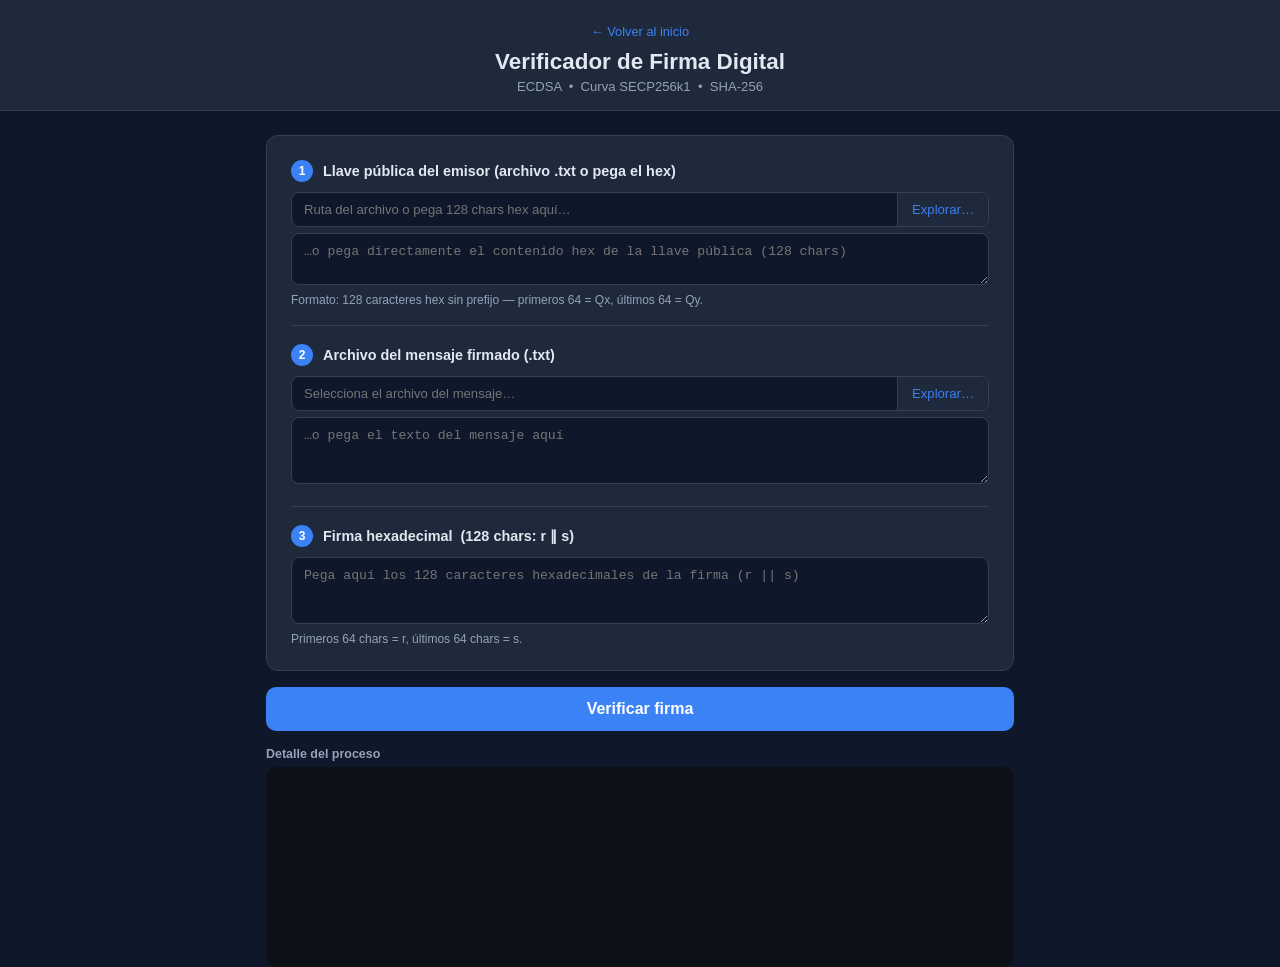
<file: assets/practicas/web_apps/ecdsa_verificador/index.html>
<!DOCTYPE html>
<html lang="es">
<head>
    <meta charset="UTF-8">
    <meta name="viewport" content="width=device-width, initial-scale=1.0">
    <title>Verificador ECDSA — SECP256k1</title>
    <style>
        /* ====== Reset & Variables ====== */
        *, *::before, *::after { box-sizing: border-box; margin: 0; padding: 0; }

        :root {
            --bg:        #0f172a;
            --card:      #1e293b;
            --border:    #334155;
            --blue:      #3b82f6;
            --blue-hov:  #2563eb;
            --text:      #e2e8f0;
            --dim:       #94a3b8;
            --green:     #22c55e;
            --red:       #ef4444;
            --mono-bg:   #0d1117;
            --mono-fg:   #c9d1d9;
        }

        html, body { height: 100%; }

        body {
            background: var(--bg);
            color: var(--text);
            font-family: 'Segoe UI', Tahoma, Geneva, Verdana, sans-serif;
            min-height: 100vh;
            padding: 0 0 40px;
        }

        /* ====== Header ====== */
        .header {
            background: var(--card);
            padding: 22px 20px 16px;
            text-align: center;
            border-bottom: 1px solid var(--border);
        }
        .header h1 {
            font-size: 1.4rem;
            font-weight: 700;
            color: var(--text);
        }
        .header p {
            font-size: 0.82rem;
            color: var(--dim);
            margin-top: 4px;
        }
        .back-link {
            display: inline-flex;
            align-items: center;
            gap: 6px;
            font-size: 0.8rem;
            color: var(--blue);
            text-decoration: none;
            margin-bottom: 10px;
        }
        .back-link:hover { text-decoration: underline; }

        /* ====== Container ====== */
        .container {
            max-width: 780px;
            margin: 0 auto;
            padding: 24px 16px 0;
        }

        /* ====== Card ====== */
        .card {
            background: var(--card);
            border: 1px solid var(--border);
            border-radius: 12px;
            padding: 24px;
            margin-bottom: 16px;
        }

        /* ====== Section label ====== */
        .sec-label {
            display: flex;
            align-items: center;
            gap: 10px;
            margin-bottom: 10px;
        }
        .sec-num {
            background: var(--blue);
            color: #fff;
            font-size: 0.75rem;
            font-weight: 700;
            width: 22px;
            height: 22px;
            border-radius: 50%;
            display: flex;
            align-items: center;
            justify-content: center;
            flex-shrink: 0;
        }
        .sec-title {
            font-size: 0.9rem;
            font-weight: 600;
            color: var(--text);
        }

        /* ====== File-input row ====== */
        .input-row {
            display: flex;
            align-items: stretch;
            border: 1px solid var(--border);
            border-radius: 8px;
            overflow: hidden;
            background: var(--bg);
            margin-bottom: 6px;
        }
        .input-row input[type="text"] {
            flex: 1;
            background: transparent;
            border: none;
            outline: none;
            padding: 9px 12px;
            color: var(--text);
            font-size: 0.82rem;
        }
        .input-row button {
            background: var(--card);
            border: none;
            border-left: 1px solid var(--border);
            color: var(--blue);
            font-size: 0.82rem;
            padding: 0 14px;
            cursor: pointer;
            white-space: nowrap;
        }
        .input-row button:hover { background: var(--border); }

        .file-input-real { display: none; }

        /* ====== Textarea ====== */
        textarea {
            width: 100%;
            background: var(--bg);
            border: 1px solid var(--border);
            border-radius: 8px;
            color: var(--text);
            font-family: 'Courier New', monospace;
            font-size: 0.82rem;
            padding: 10px 12px;
            resize: vertical;
            outline: none;
        }
        textarea:focus { border-color: var(--blue); }

        .hint { font-size: 0.75rem; color: var(--dim); margin-top: 4px; }

        /* ====== Divider ====== */
        hr { border: none; border-top: 1px solid var(--border); margin: 18px 0; }

        /* ====== Verify button ====== */
        .btn-verify {
            display: block;
            width: 100%;
            padding: 13px;
            background: var(--blue);
            color: #fff;
            border: none;
            border-radius: 10px;
            font-size: 1rem;
            font-weight: 700;
            cursor: pointer;
            transition: background 0.2s;
            margin-bottom: 16px;
        }
        .btn-verify:hover { background: var(--blue-hov); }
        .btn-verify:disabled { background: var(--border); cursor: not-allowed; }

        /* ====== Result badge ====== */
        .result-badge {
            display: none;
            text-align: center;
            padding: 12px;
            border-radius: 10px;
            font-size: 1.1rem;
            font-weight: 700;
            margin-bottom: 16px;
        }
        .result-badge.valid   { background: rgba(34,197,94,0.15);  border: 1px solid var(--green); color: var(--green); }
        .result-badge.invalid { background: rgba(239,68,68,0.15);  border: 1px solid var(--red);   color: var(--red); }

        /* ====== Log area ====== */
        .log-label {
            font-size: 0.78rem;
            color: var(--dim);
            font-weight: 600;
            margin-bottom: 6px;
        }
        #log {
            background: var(--mono-bg);
            color: var(--mono-fg);
            font-family: 'Courier New', monospace;
            font-size: 0.78rem;
            border-radius: 10px;
            padding: 14px 16px;
            min-height: 200px;
            max-height: 460px;
            overflow-y: auto;
            white-space: pre-wrap;
            word-break: break-all;
            line-height: 1.55;
        }
        .log-title  { color: #58a6ff; font-weight: 700; }
        .log-valid  { color: #3fb950; font-weight: 700; }
        .log-invalid{ color: #f85149; font-weight: 700; }

        /* ====== Spinner ====== */
        .spinner {
            display: none;
            width: 18px; height: 18px;
            border: 3px solid rgba(255,255,255,0.2);
            border-top-color: #fff;
            border-radius: 50%;
            animation: spin 0.7s linear infinite;
            margin: 0 auto;
        }
        @keyframes spin { to { transform: rotate(360deg); } }

        /* ====== Error toast ====== */
        .toast {
            display: none;
            background: rgba(239,68,68,0.18);
            border: 1px solid var(--red);
            color: #fca5a5;
            border-radius: 8px;
            padding: 10px 14px;
            font-size: 0.83rem;
            margin-bottom: 12px;
        }
    </style>
</head>
<body>

<div class="header">
    <div class="container" style="padding-top:0; padding-bottom:0;">
        <a href="../../../../index.html" class="back-link">← Volver al inicio</a>
    </div>
    <h1>Verificador de Firma Digital</h1>
    <p>ECDSA &nbsp;•&nbsp; Curva SECP256k1 &nbsp;•&nbsp; SHA-256</p>
</div>

<div class="container">

    <div class="card">
        <!-- Sección 1: Llave pública -->
        <div class="sec-label">
            <div class="sec-num">1</div>
            <span class="sec-title">Llave pública del emisor (archivo .txt o pega el hex)</span>
        </div>
        <div class="input-row">
            <input type="text" id="pkPath" placeholder="Ruta del archivo o pega 128 chars hex aquí…" readonly>
            <button onclick="pickFile('pkFile', 'pkPath', 'pkText')">Explorar…</button>
        </div>
        <input type="file" class="file-input-real" id="pkFile" accept=".txt,text/plain">
        <textarea id="pkText" rows="2" placeholder="…o pega directamente el contenido hex de la llave pública (128 chars)"></textarea>
        <p class="hint">Formato: 128 caracteres hex sin prefijo &mdash; primeros 64 = Qx, últimos 64 = Qy.</p>

        <hr>

        <!-- Sección 2: Mensaje -->
        <div class="sec-label">
            <div class="sec-num">2</div>
            <span class="sec-title">Archivo del mensaje firmado (.txt)</span>
        </div>
        <div class="input-row">
            <input type="text" id="msgPath" placeholder="Selecciona el archivo del mensaje…" readonly>
            <button onclick="pickFile('msgFile', 'msgPath', 'msgText')">Explorar…</button>
        </div>
        <input type="file" class="file-input-real" id="msgFile" accept=".txt,text/plain">
        <textarea id="msgText" rows="3" placeholder="…o pega el texto del mensaje aquí"></textarea>

        <hr>

        <!-- Sección 3: Firma -->
        <div class="sec-label">
            <div class="sec-num">3</div>
            <span class="sec-title">Firma hexadecimal &nbsp;(128 chars: r ‖ s)</span>
        </div>
        <textarea id="sigText" rows="3" placeholder="Pega aquí los 128 caracteres hexadecimales de la firma (r || s)"></textarea>
        <p class="hint">Primeros 64 chars = r, últimos 64 chars = s.</p>
    </div>

    <div class="toast" id="toast"></div>

    <button class="btn-verify" id="btnVerify" onclick="verificar()">
        <span id="btnLabel">Verificar firma</span>
        <div class="spinner" id="spinner"></div>
    </button>

    <div class="result-badge" id="resultBadge"></div>

    <div class="log-label">Detalle del proceso</div>
    <div id="log"></div>

</div>

<script>
// ================================================================
//  Utilidades de archivos
// ================================================================
function pickFile(inputId, pathId, textareaId) {
    const fi = document.getElementById(inputId);
    fi.onchange = () => {
        const file = fi.files[0];
        if (!file) return;
        document.getElementById(pathId).value = file.name;
        const reader = new FileReader();
        reader.onload = e => {
            document.getElementById(textareaId).value = e.target.result.trim();
        };
        reader.readAsText(file);
    };
    fi.click();
}

// ================================================================
//  SECP256k1 — aritmética modular y curva elíptica con BigInt
// ================================================================
const CURVE = {
    p: BigInt("0xFFFFFFFFFFFFFFFFFFFFFFFFFFFFFFFFFFFFFFFFFFFFFFFFFFFFFFFEFFFFFC2F"),
    n: BigInt("0xFFFFFFFFFFFFFFFFFFFFFFFFFFFFFFFEBAAEDCE6AF48A03BBFD25E8CD0364141"),
    Gx: BigInt("0x79BE667EF9DCBBAC55A06295CE870B07029BFCDB2DCE28D959F2815B16F81798"),
    Gy: BigInt("0x483ADA7726A3C4655DA4FBFC0E1108A8FD17B448A68554199C47D08FFB10D4B8"),
};

function mod(a, m) {
    return ((a % m) + m) % m;
}

// Inverso modular por algoritmo extendido de Euclides
function modinv(a, m) {
    let [old_r, r]   = [mod(a, m), m];
    let [old_s, s]   = [1n, 0n];
    while (r !== 0n) {
        const q  = old_r / r;
        [old_r, r] = [r, old_r - q * r];
        [old_s, s] = [s, old_s - q * s];
    }
    if (old_r !== 1n) throw new Error("El inverso modular no existe");
    return mod(old_s, m);
}

// Suma de puntos en la curva (retorna null para el punto en el infinito)
function pointAdd(P, Q) {
    const { p } = CURVE;
    if (P === null) return Q;
    if (Q === null) return P;
    const [px, py] = P;
    const [qx, qy] = Q;

    if (px === qx) {
        if (mod(py + qy, p) === 0n) return null;   // P + (-P) = ∞
        // Duplicación de punto
        const lam = mod(3n * px * px * modinv(2n * py, p), p);
        const rx = mod(lam * lam - 2n * px, p);
        const ry = mod(lam * (px - rx) - py, p);
        return [rx, ry];
    }

    const lam = mod((qy - py) * modinv(qx - px, p), p);
    const rx = mod(lam * lam - px - qx, p);
    const ry = mod(lam * (px - rx) - py, p);
    return [rx, ry];
}

// Multiplicación escalar por método doble-y-suma
function scalarMult(k, P) {
    let result = null;
    let addend = P;
    while (k > 0n) {
        if (k & 1n) result = pointAdd(result, addend);
        addend = pointAdd(addend, addend);
        k >>= 1n;
    }
    return result;
}

// ================================================================
//  SHA-256 vía WebCrypto
// ================================================================
async function sha256Bytes(str) {
    const buf = new TextEncoder().encode(str);
    const hash = await crypto.subtle.digest("SHA-256", buf);
    return new Uint8Array(hash);
}

function hexFromBytes(bytes) {
    return Array.from(bytes).map(b => b.toString(16).padStart(2, '0')).join('');
}

function bigFromHex(h) {
    h = h.replace(/\s/g, '');
    if (h.length === 0) return 0n;
    return BigInt('0x' + h);
}

function toHex(n) { return '0x' + n.toString(16); }

// ================================================================
//  UI helpers
// ================================================================
function showToast(msg) {
    const t = document.getElementById('toast');
    t.textContent = msg;
    t.style.display = 'block';
    setTimeout(() => t.style.display = 'none', 5000);
}

function setLoading(on) {
    const btn   = document.getElementById('btnVerify');
    const label = document.getElementById('btnLabel');
    const spin  = document.getElementById('spinner');
    btn.disabled = on;
    label.style.display = on ? 'none' : 'inline';
    spin.style.display  = on ? 'block' : 'none';
}

function logLine(text, cls) {
    const el = document.getElementById('log');
    const span = document.createElement('span');
    if (cls) span.className = cls;
    span.textContent = text + '\n';
    el.appendChild(span);
    el.scrollTop = el.scrollHeight;
}

function clearLog() {
    document.getElementById('log').textContent = '';
}

// ================================================================
//  Verificación principal
// ================================================================
async function verificar() {
    const toast = document.getElementById('toast');
    toast.style.display = 'none';

    const badge = document.getElementById('resultBadge');
    badge.style.display = 'none';
    badge.className = 'result-badge';
    clearLog();

    // --- 1. Leer llave pública ---
    let pkHex = document.getElementById('pkText').value.trim().replace(/\s/g, '');
    if (pkHex.length !== 128) {
        showToast(`La llave pública debe tener 128 caracteres hex (tiene ${pkHex.length}).`);
        return;
    }
    let Qx, Qy;
    try {
        Qx = bigFromHex(pkHex.slice(0, 64));
        Qy = bigFromHex(pkHex.slice(64, 128));
    } catch {
        showToast("La llave pública contiene caracteres no hexadecimales.");
        return;
    }

    // --- 2. Leer mensaje ---
    const mensaje = document.getElementById('msgText').value.trim();
    if (!mensaje) {
        showToast("Escribe o carga el mensaje a verificar.");
        return;
    }

    // --- 3. Leer firma ---
    const sigHex = document.getElementById('sigText').value.trim().replace(/\s/g, '');
    if (sigHex.length !== 128) {
        showToast(`La firma debe tener 128 caracteres hex (tiene ${sigHex.length}).`);
        return;
    }
    let r, s;
    try {
        r = bigFromHex(sigHex.slice(0, 64));
        s = bigFromHex(sigHex.slice(64, 128));
    } catch {
        showToast("La firma contiene caracteres no hexadecimales.");
        return;
    }

    if (r === 0n || r >= CURVE.n || s === 0n || s >= CURVE.n) {
        showToast("r o s están fuera del rango válido [1, n-1].");
        return;
    }

    // --- Calcular ---
    setLoading(true);

    try {
        const { n, Gx, Gy } = CURVE;
        const G = [Gx, Gy];
        const Q = [Qx, Qy];

        // Paso 1: e = SHA-256(mensaje) mod n
        const hashBytes = await sha256Bytes(mensaje);
        const hashHex   = hexFromBytes(hashBytes);
        const e = mod(BigInt('0x' + hashHex), n);

        // Paso 2: w = s⁻¹ mod n
        const w = modinv(s, n);

        // Paso 3: u1 = (e·w) mod n
        const u1 = mod(e * w, n);

        // Paso 4: u2 = (r·w) mod n
        const u2 = mod(r * w, n);

        // Paso 5: X = u1·G + u2·Q
        const u1G = scalarMult(u1, G);
        const u2Q = scalarMult(u2, Q);
        const X   = pointAdd(u1G, u2Q);

        if (X === null) throw new Error("El punto X resultó en el punto al infinito.");

        // Paso 6: firma válida si X.x mod n == r
        const Xx_mod_n = mod(X[0], n);
        const esValida = (Xx_mod_n === r);

        // --- Mostrar en log ---
        logLine('  LLAVE PÚBLICA', 'log-title');
        logLine(`  Qx = ${toHex(Qx)}`);
        logLine(`  Qy = ${toHex(Qy)}`);
        logLine('');
        logLine('  MENSAJE', 'log-title');
        logLine(`  ${mensaje.length > 200 ? mensaje.slice(0,200)+'…' : mensaje}`);
        logLine('');
        logLine('  FIRMA RECIBIDA', 'log-title');
        logLine(`  r = ${toHex(r)}`);
        logLine(`  s = ${toHex(s)}`);
        logLine('');
        logLine('  PASOS DE VERIFICACIÓN ECDSA', 'log-title');
        logLine(`  Paso 1  e  = SHA-256(m) mod n`);
        logLine(`          e  = ${toHex(e)}`);
        logLine(`  Paso 2  w  = s⁻¹ mod n`);
        logLine(`          w  = ${toHex(w)}`);
        logLine(`  Paso 3  u1 = (e·w) mod n`);
        logLine(`          u1 = ${toHex(u1)}`);
        logLine(`  Paso 4  u2 = (r·w) mod n`);
        logLine(`          u2 = ${toHex(u2)}`);
        logLine(`  Paso 5  X  = u1·G + u2·Q`);
        logLine(`          Xx = ${toHex(X[0])}`);
        logLine(`  Paso 6  Xx mod n == r ?`);
        logLine(`          Xx mod n = ${toHex(Xx_mod_n)}`);
        logLine(`          r        = ${toHex(r)}`);
        logLine('');

        badge.style.display = 'block';
        if (esValida) {
            logLine('  ✔  FIRMA VÁLIDA — El mensaje es auténtico.', 'log-valid');
            badge.textContent = '✔  FIRMA VÁLIDA — El mensaje es auténtico';
            badge.classList.add('valid');
        } else {
            logLine('  ✘  FIRMA INVÁLIDA — El mensaje fue alterado o la firma no corresponde.', 'log-invalid');
            badge.textContent = '✘  FIRMA INVÁLIDA — El mensaje fue alterado o la firma no corresponde';
            badge.classList.add('invalid');
        }

    } catch (err) {
        showToast('Error durante la verificación: ' + err.message);
    } finally {
        setLoading(false);
    }
}
</script>
</body>
</html>
</file>
<file: CSS/style.css>
/* ========================================
   TEMA SUBMARINO INMERSIVO
   Paleta: Morados profundos, azules oceánicos, turquesas
   ======================================== */

:root {
    /* Colores principales del océano */
    --deep-ocean: #1a0b2e;
    --ocean-purple: #2d1b4e;
    --ocean-blue: #16213e;
    --twilight-blue: #0f3460;
    --turquoise: #00d4ff;
    --aqua-light: #4df0ff;
    --coral-pink: #ff6b9d;
    --bubble-glow: rgba(77, 240, 255, 0.3);
    --glass-white: rgba(255, 255, 255, 0.1);
    --glass-border: rgba(255, 255, 255, 0.2);
}

/* ========================================
   RESET Y CONFIGURACIÓN GLOBAL
   ======================================== */
* {
    margin: 0;
    padding: 0;
    box-sizing: border-box;
}

html {
    scroll-behavior: smooth;
}

body {
    font-family: 'Segoe UI', Tahoma, Geneva, Verdana, sans-serif;
    background: linear-gradient(180deg, 
        var(--deep-ocean) 0%,
        var(--ocean-purple) 20%,
        var(--ocean-blue) 50%,
        var(--twilight-blue) 80%,
        #0a1f3d 100%);
    color: #e0f7ff;
    overflow-x: hidden;
    position: relative;
    min-height: 100vh;
}


/*BURBUJAS*/
section span.bubble-anim {
    position: absolute;
    bottom: -50px;
    background: transparent;
    border-radius: 50%;

    pointer-events: none;
    box-shadow: inset 0 0 10px rgba(255,255,255,0.5), 0 0 20px rgba(77, 240, 255, 0.4);
    animation: animate 4s linear infinite;
}

section span.bubble-anim:before{
    content: '';
    position: absolute;
    width: 100%;
    height: 100%;
    transform: scale(0.25)  translate(-70%, -70%);
    background: radial-gradient(#fff, transparent);
    border-radius: 50%;

}


@keyframes animate {
    0% {
        transform: translateY(0) scale(1);
        opacity: 1;
    }
    99%{
        opacity: 1;
    }

    100%{
        transform: translateY(-1200%);
        opacity: 0;
    }
}





/* ========================================
   AMBIENTE SUBMARINO DE FONDO
   ======================================== */
.ocean-environment {
    position: fixed;
    top: 0;
    left: 0;
    width: 100%;
    height: 100%;
    pointer-events: none;
    z-index: 0;
    overflow: hidden;
}

/* Rayos de luz filtrándose */
.light-rays {
    position: absolute;
    top: -50%;
    left: -10%;
    width: 120%;
    height: 200%;
    background: 
        linear-gradient(120deg, 
            transparent 20%,
            rgba(77, 240, 255, 0.03) 40%,
            transparent 60%),
        linear-gradient(240deg, 
            transparent 30%,
            rgba(0, 212, 255, 0.05) 50%,
            transparent 70%);
    animation: lightRaysMove 25s ease-in-out infinite;
    opacity: 0.6;
}

@keyframes lightRaysMove {
    0%, 100% { transform: translateX(0) rotate(0deg); }
    50% { transform: translateX(30px) rotate(3deg); }
}

/* Algas marinas laterales */
.seaweed-layer {
    position: absolute;
    bottom: 0;
    width: 150px;
    height: 100%;
    opacity: 0.4;
    pointer-events: none;
}

.seaweed-layer.left {
    left: 0;
    background: 
        radial-gradient(ellipse at 20% 100%, var(--twilight-blue) 0%, transparent 40%),
        radial-gradient(ellipse at 40% 90%, rgba(0, 150, 136, 0.3) 0%, transparent 50%);
    animation: seaweedSway 8s ease-in-out infinite;
    transform-origin: bottom center;
    will-change: transform;
}

.seaweed-layer.right {
    right: 0;
    background: 
        radial-gradient(ellipse at 80% 100%, var(--twilight-blue) 0%, transparent 40%),
        radial-gradient(ellipse at 60% 90%, rgba(0, 150, 136, 0.3) 0%, transparent 50%);
    animation: seaweedSway 10s ease-in-out infinite reverse;
    transform-origin: bottom center;
    will-change: transform;
}

@keyframes seaweedSway {
    0%, 100% { transform: skewX(0deg) scaleY(1); }
    25% { transform: skewX(2deg) scaleY(0.98); }
    50% { transform: skewX(0deg) scaleY(1); }
    75% { transform: skewX(-2deg) scaleY(0.98); }
}

/* Partículas flotantes */
.floating-particles {
    position: absolute;
    width: 100%;
    height: 100%;
    background-image: 
        radial-gradient(2px 2px at 20% 30%, rgba(255, 255, 255, 0.2), transparent),
        radial-gradient(2px 2px at 60% 70%, rgba(77, 240, 255, 0.15), transparent),
        radial-gradient(1px 1px at 50% 50%, rgba(255, 255, 255, 0.1), transparent),
        radial-gradient(1px 1px at 80% 10%, rgba(0, 212, 255, 0.2), transparent),
        radial-gradient(2px 2px at 90% 60%, rgba(255, 255, 255, 0.15), transparent);
    background-size: 200% 200%;
    animation: particlesFloat 30s linear infinite;
    opacity: 0.6;
}

@keyframes particlesFloat {
    0% { background-position: 0% 0%; }
    100% { background-position: 100% 100%; }
}

/* ========================================
   BURBUJAS INTERACTIVAS
   ======================================== */
.bubbles-container {
    position: fixed;
    top: 0;
    left: 0;
    width: 100%;
    height: 100%;
    pointer-events: none;
    z-index: 5;
}

.bubble {
    position: absolute;
    bottom: -100px;
    border-radius: 50%;
    background: radial-gradient(circle at 30% 30%, 
        rgba(255, 255, 255, 0.8), 
        rgba(77, 240, 255, 0.3) 50%, 
        rgba(0, 212, 255, 0.1));
    box-shadow: 
        inset 0 0 20px rgba(255, 255, 255, 0.5),
        0 0 20px rgba(77, 240, 255, 0.4);
    animation: bubbleRise linear infinite;
    opacity: 0.7;
    pointer-events: auto;
    transition: transform 0.3s ease;
    will-change: transform, opacity;
}

/* Diferentes tamaños de burbujas */
.bubble.small { width: 15px; height: 15px; }
.bubble.medium { width: 25px; height: 25px; }
.bubble.large { width: 40px; height: 40px; }

@keyframes bubbleRise {
    0% {
        bottom: -100px;
        opacity: 0;
    }
    10% {
        opacity: 0.7;
    }
    90% {
        opacity: 0.7;
    }
    100% {
        bottom: 110vh;
        opacity: 0;
    }
}







/* ========================================
   ANIMACIÓN DE ENTRADA - EXPLOSIÓN DE BURBUJAS
   ======================================== */
.entry-animation {
    position: fixed;
    top: 0;
    left: 0;
    width: 100%;
    height: 100%;
    background: radial-gradient(circle at center, 
        rgba(26, 11, 46, 0.9) 0%, 
        var(--deep-ocean) 100%);
    z-index: 9999;
    display: flex;
    align-items: center;
    justify-content: center;
    animation: fadeOutEntry 1s ease-out 2.5s forwards;
}

.bubble-burst {
    width: 100px;
    height: 100px;
    position: relative;
    animation: burstExplosion 2s ease-out forwards;
}

.bubble-burst::before,
.bubble-burst::after {
    content: '';
    position: absolute;
    top: 50%;
    left: 50%;
    transform: translate(-50%, -50%);
    border-radius: 50%;
    background: radial-gradient(circle, 
        rgba(77, 240, 255, 0.8), 
        rgba(0, 212, 255, 0.3));
    box-shadow: 0 0 40px rgba(77, 240, 255, 0.8);
}

.bubble-burst::before {
    width: 100px;
    height: 100px;
    animation: burstWave 2s ease-out infinite;
}

.bubble-burst::after {
    width: 60px;
    height: 60px;
    animation: burstWave 2s ease-out 0.5s infinite;
}

@keyframes burstExplosion {
    0% { transform: scale(0); opacity: 0; }
    50% { transform: scale(1); opacity: 1; }
    100% { transform: scale(8); opacity: 0; }
}

@keyframes burstWave {
    0% { transform: translate(-50%, -50%) scale(0); opacity: 0.8; }
    100% { transform: translate(-50%, -50%) scale(4); opacity: 0; }
}

@keyframes fadeOutEntry {
    to { opacity: 0; visibility: hidden; }
}

/* ========================================
   CONTENEDORES Y ESTRUCTURA
   ======================================== */
.container {
    max-width: 1200px;
    margin: 0 auto;
    padding: 0 20px;
    position: relative;
    z-index: 2;
}

/* ========================================
   NAVEGACIÓN
   ======================================== */
.navbar {
    background: rgba(26, 11, 46, 0.85);
    backdrop-filter: blur(6px);
    padding: 15px 0;
    position: sticky;
    top: 0;
    z-index: 100;
    border-bottom: 1px solid rgba(77, 240, 255, 0.2);
    box-shadow: 0 4px 20px rgba(0, 0, 0, 0.3);
    will-change: transform;
}

.nav-container {
    display: flex;
    justify-content: space-between;
    align-items: center;
}

.logo {
    font-size: 28px;
    font-weight: bold;
    text-decoration: none;
    color: var(--turquoise);
    text-shadow: 0 0 10px var(--bubble-glow);
    transition: all 0.3s ease;
}

.logo-bubble {
    display: inline-block;
    padding: 5px 15px;
    background: radial-gradient(circle, 
        rgba(77, 240, 255, 0.2), 
        rgba(0, 212, 255, 0.1));
    border-radius: 50px;
    border: 2px solid rgba(77, 240, 255, 0.4);
    box-shadow: 
        0 0 15px rgba(77, 240, 255, 0.4),
        inset 0 0 10px rgba(255, 255, 255, 0.2);
}

.logo:hover {
    transform: scale(1.1);
    color: var(--aqua-light);
    text-shadow: 0 0 20px var(--aqua-light);
}

.nav-links {
    list-style: none;
    display: flex;
    gap: 30px;
}

.nav-links a {
    text-decoration: none;
    color: #b8e6f5;
    font-weight: 500;
    padding: 8px 16px;
    border-radius: 20px;
    transition: all 0.3s ease;
    display: flex;
    align-items: center;
    gap: 8px;
}

.nav-links a:hover {
    background: rgba(77, 240, 255, 0.15);
    color: var(--aqua-light);
    transform: translateY(-3px);
    box-shadow: 0 5px 15px rgba(77, 240, 255, 0.3);
}

/* ========================================
   HERO SECTION
   ======================================== */
.hero-section {
    padding: 100px 0;
    text-align: center;
    position: relative;
    overflow: hidden;
}

.hero-content {
    position: relative;
    z-index: 2;
}

.profile-wrapper {
    position: relative;
    display: inline-block;
    margin-bottom: 30px;
}

.bubble-ring {
    position: absolute;
    top: 50%;
    left: 50%;
    transform: translate(-50%, -50%);
    width: 220px;
    height: 220px;
    border: 3px solid var(--turquoise);
    border-radius: 50%;
    box-shadow: 
        0 0 30px var(--bubble-glow),
        inset 0 0 30px rgba(77, 240, 255, 0.2);
    animation: pulseRing 3s ease-in-out infinite;
}

@keyframes pulseRing {
    0%, 100% { 
        transform: translate(-50%, -50%) scale(1);
        opacity: 0.6;
    }
    50% { 
        transform: translate(-50%, -50%) scale(1.1);
        opacity: 1;
    }
}

.profile-photo {
    width: 200px;
    height: 200px;
    border-radius: 50%;
    object-fit: cover;
    border: 4px solid var(--aqua-light);
    box-shadow: 
        0 0 40px rgba(77, 240, 255, 0.6),
        0 10px 30px rgba(0, 0, 0, 0.5);
    transition: transform 0.5s ease;
    position: relative;
    z-index: 2;
}

.profile-photo:hover {
    transform: scale(1.05) rotate(5deg);
}

.glow-text {
    font-size: 48px;
    font-weight: 700;
    margin: 20px 0;
    color: var(--aqua-light);
    text-shadow: 
        0 0 20px var(--bubble-glow),
        0 0 40px rgba(0, 212, 255, 0.5);
    animation: textGlow 3s ease-in-out infinite;
}

@keyframes textGlow {
    0%, 100% { text-shadow: 0 0 20px var(--bubble-glow); }
    50% { text-shadow: 0 0 40px var(--turquoise), 0 0 60px var(--bubble-glow); }
}

.subtitle-shimmer {
    font-size: 20px;
    color: #b8e6f5;
    background: linear-gradient(90deg, 
        #b8e6f5 0%, 
        var(--aqua-light) 50%, 
        #b8e6f5 100%);
    background-size: 200% auto;
    -webkit-background-clip: text;
    -webkit-text-fill-color: transparent;
    animation: shimmer 3s linear infinite;
}

@keyframes shimmer {
    0% { background-position: 0% center; }
    100% { background-position: 200% center; }
}

.wave-divider {
    height: 50px;
    margin-top: 40px;
    background: url("data:image/svg+xml,%3Csvg xmlns='http://www.w3.org/2000/svg' viewBox='0 0 1200 120'%3E%3Cpath d='M321.39,56.44c58-10.79,114.16-30.13,172-41.86,82.39-16.72,168.19-17.73,250.45-.39C823.78,31,906.67,72,985.66,92.83c70.05,18.48,146.53,26.09,214.34,3V0H0V27.35A600.21,600.21,0,0,0,321.39,56.44Z' fill='rgba(77, 240, 255, 0.1)'/%3E%3C/svg%3E") no-repeat center;
    background-size: cover;
    animation: waveMove 8s linear infinite;
}

@keyframes waveMove {
    0% { background-position-x: 0; }
    100% { background-position-x: 1200px; }
}

/* ========================================
   GLASS CARDS (Efecto Morfismo de Vidrio)
   ======================================== */
.glass-card {
    background: var(--glass-white);
    backdrop-filter: blur(6px);
    border: 1px solid var(--glass-border);
    border-radius: 20px;
    padding: 30px;
    box-shadow: 
        0 8px 32px rgba(0, 0, 0, 0.3),
        inset 0 0 20px rgba(77, 240, 255, 0.05);
    position: relative;
    overflow: hidden;
    transition: box-shadow 0.4s ease, border-color 0.4s ease;
}

.glass-card:hover {
    border-color: var(--turquoise);
    box-shadow: 
        0 15px 45px rgba(0, 212, 255, 0.4),
        inset 0 0 30px rgba(77, 240, 255, 0.1);
}

.card-glow {
    position: absolute;
    top: -50%;
    left: -50%;
    width: 200%;
    height: 200%;
    background: radial-gradient(circle, 
        rgba(77, 240, 255, 0.15) 0%, 
        transparent 70%);
    opacity: 0;
    transition: opacity 0.4s ease;
    pointer-events: none;
}

.glass-card:hover .card-glow {
    opacity: 1;
    animation: glowPulse 2s ease-in-out infinite;
}

@keyframes glowPulse {
    0%, 100% { transform: scale(1); }
    50% { transform: scale(1.1); }
}

/* ========================================
   SECCIONES
   ======================================== */
.section-container {
    padding: 80px 0;
    position: relative;
}

.section-title {
    font-size: 36px;
    text-align: center;
    margin-bottom: 50px;
    color: var(--aqua-light);
    text-shadow: 0 0 20px var(--bubble-glow);
    position: relative;
    display: inline-block;
    width: 100%;
}

.section-title i {
    margin-right: 15px;
    color: var(--turquoise);
}

.subsection-title {
    font-size: 28px;
    margin: 40px 0 30px;
    color: #b8e6f5;
    text-align: center;
}

/* Decoraciones de coral */
.coral-decoration {
    position: absolute;
    width: 120px;
    height: 300px;
    opacity: 0.3;
    pointer-events: none;
}

.coral-decoration.left {
    left: 0;
    top: 20%;
    background: 
        radial-gradient(ellipse at 30% 20%, var(--coral-pink) 0%, transparent 50%),
        radial-gradient(ellipse at 60% 50%, rgba(255, 107, 157, 0.5) 0%, transparent 60%),
        radial-gradient(ellipse at 40% 80%, var(--coral-pink) 0%, transparent 50%);
    animation: coralSway 6s ease-in-out infinite;
}

.coral-decoration.right {
    right: 0;
    top: 30%;
    background: 
        radial-gradient(ellipse at 70% 20%, var(--coral-pink) 0%, transparent 50%),
        radial-gradient(ellipse at 40% 50%, rgba(255, 107, 157, 0.5) 0%, transparent 60%),
        radial-gradient(ellipse at 60% 80%, var(--coral-pink) 0%, transparent 50%);
    animation: coralSway 7s ease-in-out infinite reverse;
}

@keyframes coralSway {
    0%, 100% { transform: rotate(0deg) translateX(0); }
    25% { transform: rotate(3deg) translateX(5px); }
    50% { transform: rotate(0deg) translateX(0); }
    75% { transform: rotate(-3deg) translateX(-5px); }
}

/* ========================================
   GRID DE CONTENIDO
   ======================================== */
.about-grid {
    display: grid;
    grid-template-columns: repeat(auto-fit, minmax(300px, 1fr));
    gap: 30px;
    margin-top: 40px;
}

.academic-list {
    list-style: none;
    padding: 0;
}

.academic-list li {
    padding: 12px 0;
    border-bottom: 1px solid rgba(77, 240, 255, 0.2);
    color: #d0f0ff;
}

.academic-list li:last-child {
    border-bottom: none;
}

.academic-list strong {
    color: var(--aqua-light);
}

.contact-email {
    margin-bottom: 25px;
    color: #d0f0ff;
}

.contact-email a {
    color: var(--turquoise);
    text-decoration: none;
    padding: 5px 10px;
    background: rgba(77, 240, 255, 0.1);
    border-radius: 5px;
    transition: all 0.3s ease;
}

.contact-email a:hover {
    background: rgba(77, 240, 255, 0.2);
    box-shadow: 0 0 15px var(--bubble-glow);
}

/* ========================================
   BOTONES SOCIALES
   ======================================== */
.social-buttons {
    display: flex;
    flex-direction: column;
    gap: 15px;
    margin-top: 20px;
}

.social-btn {
    display: flex;
    align-items: center;
    gap: 12px;
    padding: 12px 20px;
    background: rgba(77, 240, 255, 0.1);
    border: 2px solid var(--glass-border);
    border-radius: 30px;
    color: #d0f0ff;
    text-decoration: none;
    transition: all 0.3s ease;
    font-weight: 500;
}

.social-btn:hover {
    background: rgba(77, 240, 255, 0.2);
    border-color: var(--turquoise);
    transform: translateX(10px);
    box-shadow: 0 5px 20px rgba(77, 240, 255, 0.4);
}

.social-btn.linkedin:hover { border-color: #0077b5; }
.social-btn.github:hover { border-color: #333; }
.social-btn.twitter:hover { border-color: #1da1f2; }

/* ========================================
   HOBBIES - SISTEMA DE CAJAS ANIMADAS
   ======================================== */
.hobbies-main-layout {
    display: grid;
    grid-template-columns: 2fr 1fr;
    gap: 50px;
    margin-top: 40px;
    align-items: start;
}

.hobbies-boxes-section {
    position: relative;
    height: 100%;
}

.boxes-grid {
    display: grid;
    grid-template-columns: repeat(2, 1fr);
    gap: 20px;
    margin-top: 30px;
    height: fit-content;
}

/* Tercera caja centrada para formar triángulo */
.hobby-box:nth-child(3) {
    grid-column: 1 / -1;
    justify-self: center;
    max-width: 45%;
}

/* Sistema de cajas interactivas */
.hobby-box {
    position: relative;
    width: 100%;
    aspect-ratio: 1;
    cursor: pointer;
    perspective: 1000px;
    animation: floatBounce 3s ease-in-out infinite;
    max-height: 250px;
}

.hobby-box:nth-child(1) {
    animation-delay: 0s;
}

.hobby-box:nth-child(2) {
    animation-delay: 0.5s;
}

.hobby-box:nth-child(3) {
    animation-delay: 1s;
}

.box-closed,
.box-open {
    position: absolute;
    top: 0;
    left: 0;
    width: 100%;
    height: 100%;
    transition: opacity 0.6s ease, transform 0.6s ease;
    backface-visibility: hidden;
}

.box-closed {
    opacity: 1;
    transform: scale(1) rotateY(0deg);
    z-index: 2;
}

.box-open {
    opacity: 0;
    transform: scale(0.8) rotateY(-180deg);
    z-index: 1;
}

.hobby-box:hover .box-closed {
    opacity: 0;
    transform: scale(0.8) rotateY(180deg);
    z-index: 1;
}

.hobby-box:hover .box-open {
    opacity: 1;
    transform: scale(1) rotateY(0deg);
    z-index: 2;
}

.box-closed img,
.box-open > img {
    width: 100%;
    height: 100%;
    object-fit: contain;
    filter: drop-shadow(0 10px 30px rgba(0, 0, 0, 0.5));
}

/* Tarjeta de información del hobby */
.hobby-info-card {
    position: absolute;
    top: 50%;
    left: 50%;
    transform: translate(-50%, -50%);
    width: 85%;
    background: rgba(22, 33, 62, 0.75);
    backdrop-filter: blur(8px);
    -webkit-backdrop-filter: blur(8px);
    border-radius: 15px;
    padding: 20px;
    box-shadow: 
        0 8px 32px rgba(0, 0, 0, 0.3),
        inset 0 0 20px rgba(77, 240, 255, 0.3),
        0 0 40px rgba(0, 212, 255, 0.2);
    border: 2px solid rgba(77, 240, 255, 0.5);
    animation: cardPopIn 0.6s ease-out;
    z-index: 10;
}

@keyframes cardPopIn {
    0% {
        transform: translate(-50%, -50%) scale(0.5);
        opacity: 0;
    }
    60% {
        transform: translate(-50%, -50%) scale(1.05);
    }
    100% {
        transform: translate(-50%, -50%) scale(1);
        opacity: 1;
    }
}

.hobby-photo {
    width: 100%;
    height: 150px;
    object-fit: cover;
    border-radius: 10px;
    margin-bottom: 15px;
    border: 3px solid var(--aqua-light);
    box-shadow: 0 4px 12px rgba(0, 0, 0, 0.2);
}

.hobby-info-card p {
    color: #e0e7ff;
    font-size: 14px;
    line-height: 1.6;
    text-align: center;
    margin: 0;
    font-weight: 500;
}

/* ========================================
   REFRIGERADOR DE PRÁCTICAS
   ======================================== */
.fridge-section {
    position: relative;
}

.fridge-container {
    position: relative;
    width: 100%;
    margin-top: 30px;
}

.fridge-image {
    width: 100%;
    height: auto;
    display: block;
    filter: drop-shadow(0 10px 40px rgba(0, 0, 0, 0.5));
    border-radius: 10px;
}

.fridge-shelves {
    position: absolute;
    top: 0;
    left: 0;
    width: 100%;
    height: 100%;
    display: flex;
    flex-direction: column;
    justify-content: space-evenly;
    padding: 15% 10%;
}

.shelf {
    width: 100%;
    min-height: 60px;
    display: flex;
    gap: 10px;
    align-items: center;
    justify-content: center;
    flex-wrap: wrap;
    padding: 10px;
    border-radius: 8px;
    transition: all 0.3s ease;
}

.shelf:hover {
    background: rgba(77, 240, 255, 0.1);
}

/* Estilos para futuros botones de prácticas */
.practice-btn {
    padding: 8px 16px;
    background: linear-gradient(135deg, var(--turquoise), var(--aqua-light));
    color: white;
    border: none;
    border-radius: 20px;
    font-size: 12px;
    font-weight: 600;
    cursor: pointer;
    box-shadow: 0 4px 12px rgba(77, 240, 255, 0.4);
    transition: all 0.3s ease;
    text-decoration: none;
    display: inline-block;
}

.practice-btn:hover {
    transform: translateY(-3px) scale(1.05);
    box-shadow: 0 6px 20px rgba(77, 240, 255, 0.6);
}

/* Botón de práctica con imagen */
.practice-btn-image {
    display: inline-flex;
    flex-direction: column;
    align-items: center;
    gap: 5px;
    transition: all 0.3s ease;
    cursor: pointer;
    filter: drop-shadow(0 4px 12px rgba(0, 212, 255, 0.4));
    text-decoration: none;
}

.practice-btn-image img {
    height: 80px;
    width: auto;
    object-fit: contain;
    transition: all 0.3s ease;
}

.practice-btn-image .practice-label {
    font-size: 10px;
    font-weight: 700;
    color: #e0f7ff;
    text-shadow: 0 1px 4px rgba(0,0,0,0.9);
    text-align: center;
    max-width: 100px;
    line-height: 1.2;
}

.practice-btn-image:hover {
    transform: translateY(-5px) scale(1.1);
    filter: drop-shadow(0 8px 20px rgba(0, 212, 255, 0.7));
}

.practice-btn-image:hover img {
    filter: brightness(1.2);
}

.practice-btn-image.disabled {
    cursor: not-allowed;
    opacity: 0.45;
    filter: drop-shadow(0 2px 6px rgba(0,0,0,0.3)) grayscale(1);
}

.practice-btn-image.disabled:hover {
    transform: none;
    filter: drop-shadow(0 2px 6px rgba(0,0,0,0.3)) grayscale(1);
}

/* Botones de práctica con texto y color */
.practice-btn-text {
    display: inline-flex;
    align-items: center;
    gap: 8px;
    padding: 10px 18px;
    border-radius: 25px;
    font-size: 13px;
    font-weight: 700;
    color: white;
    text-decoration: none;
    cursor: pointer;
    transition: all 0.3s ease;
    text-shadow: 0 1px 2px rgba(0,0,0,0.3);
    border: 2px solid rgba(255,255,255,0.3);
}

.practice-btn-text i {
    font-size: 16px;
}

.practice-btn-text.pink {
    background: linear-gradient(135deg, #e91e63, #f06292);
    box-shadow: 0 4px 15px rgba(233, 30, 99, 0.5);
}

.practice-btn-text.blue {
    background: linear-gradient(135deg, #1565c0, #42a5f5);
    box-shadow: 0 4px 15px rgba(21, 101, 192, 0.5);
}

.practice-btn-text.green {
    background: linear-gradient(135deg, #2e7d32, #66bb6a);
    box-shadow: 0 4px 15px rgba(46, 125, 50, 0.5);
}

.practice-btn-text:hover {
    transform: translateY(-4px) scale(1.08);
    border-color: rgba(255,255,255,0.6);
}

.practice-btn-text.pink:hover {
    box-shadow: 0 8px 25px rgba(233, 30, 99, 0.7);
}

.practice-btn-text.blue:hover {
    box-shadow: 0 8px 25px rgba(21, 101, 192, 0.7);
}

.practice-btn-text.green:hover {
    box-shadow: 0 8px 25px rgba(46, 125, 50, 0.7);
}

/* ========================================
   LLAVE PÚBLICA ECDSA
   ======================================== */
.pubkey-grid {
    display: grid;
    grid-template-columns: 1fr 1fr;
    gap: 14px;
}

.pubkey-item {
    background: rgba(255,255,255,0.04);
    border: 1px solid rgba(77,240,255,0.15);
    border-radius: 10px;
    padding: 12px 16px;
    display: flex;
    flex-direction: column;
    gap: 6px;
}

.pubkey-item.highlight {
    border-color: rgba(77,240,255,0.45);
    background: rgba(77,240,255,0.07);
}

.pubkey-label {
    font-size: 11px;
    font-weight: 700;
    color: var(--turquoise);
    text-transform: uppercase;
    letter-spacing: 0.5px;
}

.pubkey-val {
    font-family: 'Courier New', monospace;
    font-size: 11px;
    color: #a5f3fc;
    word-break: break-all;
    background: rgba(0,0,0,0.3);
    padding: 6px 8px;
    border-radius: 6px;
    display: block;
}

@media (max-width: 768px) {
    .pubkey-grid {
        grid-template-columns: 1fr;
    }
}

/* Animaciones pausadas cuando la pestaña no es visible */
.animations-paused *,
.animations-paused *::before,
.animations-paused *::after {
    animation-play-state: paused !important;
}

/* Responsive para hobbies */
@media (max-width: 1200px) {
    .hobbies-main-layout {
        grid-template-columns: 1fr;
        gap: 50px;
    }
    
    .boxes-grid {
        grid-template-columns: repeat(2, 1fr);
        gap: 25px;
    }
    
    .hobby-box:nth-child(3) {
        max-width: 50%;
    }
}

@media (max-width: 768px) {
    .boxes-grid {
        grid-template-columns: repeat(2, 1fr);
        gap: 20px;
    }
    
    .hobby-box:nth-child(3) {
        max-width: 60%;
    }
    
    .hobby-info-card {
        width: 90%;
        padding: 15px;
    }
    
    .hobby-photo {
        height: 120px;
    }
    
    .fridge-shelves {
        padding: 10% 5%;
    }
}

@media (max-width: 480px) {
    .boxes-grid {
        grid-template-columns: 1fr;
        gap: 25px;
    }
    
    .hobby-box {
        max-width: 300px;
        margin: 0 auto;
    }
    
    .hobby-box:nth-child(3) {
        max-width: 300px;
        grid-column: 1;
    }
    
    .hobby-info-card {
        width: 95%;
        padding: 12px;
    }
    
    .practice-btn-image img {
        height: 60px;
    }
}

/* ========================================
   VIDEOS
   ======================================== */
.video-grid {
    display: grid;
    grid-template-columns: repeat(auto-fit, minmax(300px, 1fr));
    gap: 30px;
}

.video-container {
    text-align: center;
    display: flex;
    flex-direction: column;
    align-items: center;
    justify-content: center;
}

.video-container > div {
    width: 100%;
    max-width: 800px;
}

.video-container iframe {
    width: 100%;
    max-width: 560px;
    height: 315px;
    border-radius: 15px;
    border: 2px solid rgba(77, 240, 255, 0.3);
    margin-bottom: 15px;
}

.video-container p {
    color: #d0f0ff;
    line-height: 1.6;
}

/* ========================================
   CRIPTOGRAFÍA
   ======================================== */
.pgp-video-section,
.crypto-history-box {
    margin-bottom: 40px;
}

.pgp-video-section {
    display: flex;
    flex-direction: column;
    align-items: center;
}

.pgp-video-section h3 {
    color: var(--aqua-light);
    margin-bottom: 20px;
    font-size: 24px;
    width: 100%;
    text-align: left;
}

.pgp-video-section h3 i {
    margin-right: 10px;
    color: var(--turquoise);
}

.pgp-video-section p {
    color: #d0f0ff;
    line-height: 1.8;
    margin-bottom: 20px;
    width: 100%;
    text-align: left;
}

.main-video {
    display: flex;
    justify-content: center;
    align-items: center;
    width: 100%;
}

.main-video > div {
    max-width: 800px;
    width: 100%;
}

/* ========================================
   PIZARRA DE CORCHO - ALAN TURING
   ======================================== */
.crypto-history-box {
    background: transparent;
    border: none;
    box-shadow: none;
    padding: 0;
}

.board-title {
    color: var(--aqua-light);
    text-align: center;
    margin-bottom: 40px;
    font-size: 32px;
    text-shadow: 0 0 20px var(--bubble-glow);
}

.board-title i {
    margin-right: 15px;
    color: var(--turquoise);
}

.cork-board {
    position: relative;
    background-image: url('../assets/img/cork board.jpg');
    background-size: cover;
    background-position: center;
    background-repeat: no-repeat;
    min-height: 800px;
    border-radius: 20px;
    padding: 50px 30px;
    box-shadow: 
        0 10px 50px rgba(0, 0, 0, 0.5),
        inset 0 0 100px rgba(0, 0, 0, 0.2);
    display: grid;
    grid-template-columns: repeat(auto-fit, minmax(250px, 1fr));
    gap: 30px;
    position: relative;
    overflow: visible;
}

.cork-background {
    position: absolute;
    top: 0;
    left: 0;
    width: 100%;
    height: 100%;
    background: rgba(101, 67, 33, 0.3);
    border-radius: 20px;
    z-index: 0;
}

/* Post-its */
.post-it {
    position: relative;
    background: #feff9c;
    padding: 25px 20px;
    min-height: 200px;
    box-shadow: 
        0 4px 8px rgba(0, 0, 0, 0.2),
        0 8px 16px rgba(0, 0, 0, 0.1);
    font-family: 'Segoe UI', Arial, sans-serif;
    transform: rotate(-2deg);
    transition: all 0.3s ease;
    z-index: 2;
    border-radius: 2px;
}

.post-it:hover {
    transform: rotate(0deg) scale(1.05);
    box-shadow: 
        0 8px 16px rgba(0, 0, 0, 0.3),
        0 12px 24px rgba(0, 0, 0, 0.15);
    z-index: 10;
}

.post-it.yellow { background: linear-gradient(135deg, #feff9c 0%, #fffacd 100%); }
.post-it.pink { 
    background: linear-gradient(135deg, #ffb3d9 0%, #ffc9e3 100%); 
    transform: rotate(2deg);
}
.post-it.blue { 
    background: linear-gradient(135deg, #a8d8ff 0%, #c4e5ff 100%); 
    transform: rotate(-3deg);
}
.post-it.green { 
    background: linear-gradient(135deg, #c8f7c5 0%, #d4f4d3 100%); 
    transform: rotate(1deg);
}

.post-it h4 {
    color: #2c3e50;
    font-size: 18px;
    margin-bottom: 12px;
    font-weight: 700;
    border-bottom: 2px solid rgba(0, 0, 0, 0.1);
    padding-bottom: 8px;
}

.post-it p {
    color: #34495e;
    font-size: 14px;
    line-height: 1.6;
    margin: 0;
}

.post-it strong {
    color: #e74c3c;
    font-weight: 700;
}

/* Clips */
.clip {
    position: absolute;
    top: -15px;
    width: 35px;
    height: auto;
    z-index: 5;
    filter: drop-shadow(0 2px 4px rgba(0, 0, 0, 0.3));
}

.clip-1 .clip { left: 20%; transform: rotate(-15deg); }
.clip-2 .clip { left: 50%; transform: translateX(-50%) rotate(5deg); }
.clip-3 .clip { right: 20%; transform: rotate(10deg); }
.clip-4 .clip { left: 30%; transform: rotate(-8deg); }
.clip-5 .clip { right: 15%; transform: rotate(15deg); }
.clip-7 .clip { left: 40%; transform: rotate(-5deg); }

/* Notas de papel */
.paper-note {
    position: relative;
    padding: 30px;
    min-height: 250px;
    box-shadow: 
        0 6px 12px rgba(0, 0, 0, 0.3),
        0 10px 20px rgba(0, 0, 0, 0.15);
    transform: rotate(1deg);
    transition: all 0.3s ease;
    z-index: 3;
    display: flex;
    flex-direction: column;
    align-items: center;
    justify-content: center;
}

.paper-note:hover {
    transform: rotate(0deg) scale(1.05);
    box-shadow: 
        0 10px 20px rgba(0, 0, 0, 0.4),
        0 15px 30px rgba(0, 0, 0, 0.2);
    z-index: 10;
}

.paper-bg {
    position: absolute;
    top: 0;
    left: 0;
    width: 100%;
    height: 100%;
    object-fit: cover;
    z-index: -1;
    border-radius: 5px;
}

.paper-note.photo {
    transform: rotate(-3deg);
}

.paper-note.final {
    grid-column: span 2;
    transform: rotate(2deg);
}

.turing-photo {
    width: 180px;
    height: 220px;
    object-fit: cover;
    border: 8px solid white;
    box-shadow: 0 4px 8px rgba(0, 0, 0, 0.3);
    margin-bottom: 15px;
    border-radius: 5px;
}

.photo-caption {
    color: #2c3e50;
    font-size: 14px;
    font-style: italic;
    text-align: center;
    margin: 0;
    font-family: 'Courier New', monospace;
}

.paper-note h4 {
    color: #2c3e50;
    font-size: 20px;
    margin-bottom: 15px;
    font-weight: 700;
    text-align: center;
    width: 100%;
}

.paper-note p {
    color: #34495e;
    font-size: 14px;
    line-height: 1.7;
    margin: 0;
    text-align: left;
    width: 100%;
}

.paper-note strong {
    color: #e74c3c;
}

/* Responsive para la pizarra */
@media (max-width: 768px) {
    .cork-board {
        grid-template-columns: 1fr;
        padding: 30px 15px;
        min-height: auto;
    }
    
    .paper-note.final {
        grid-column: span 1;
    }
    
    .post-it,
    .paper-note {
        transform: rotate(0deg) !important;
    }
}

/* Estilos para enlace de Canva */
.canva-link {
    text-align: center;
    margin-top: 15px;
}

.canva-link a {
    color: var(--turquoise);
    text-decoration: none;
    font-weight: 600;
    padding: 5px 12px;
    background: rgba(77, 240, 255, 0.15);
    border-radius: 8px;
    border: 1px solid rgba(77, 240, 255, 0.3);
    transition: all 0.3s ease;
    display: inline-block;
}

.canva-link a:hover {
    background: rgba(77, 240, 255, 0.25);
    border-color: var(--aqua-light);
    box-shadow: 0 0 20px var(--bubble-glow);
    transform: translateY(-2px);
}

/* ========================================
   SECCIÓN DE DESCARGAS
   ======================================== */
.downloads-section {
    background: linear-gradient(180deg, 
        var(--ocean-blue) 0%, 
        var(--deep-ocean) 100%);
    text-align: center;
    padding: 100px 0;
}

.download-buttons {
    display: flex;
    gap: 30px;
    justify-content: center;
    flex-wrap: wrap;
    margin-top: 50px;
}

.main-btn {
    display: inline-flex;
    align-items: center;
    gap: 12px;
    padding: 18px 35px;
    background: linear-gradient(135deg, 
        rgba(77, 240, 255, 0.2), 
        rgba(0, 212, 255, 0.3));
    border: 2px solid var(--turquoise);
    border-radius: 50px;
    color: white;
    font-size: 18px;
    font-weight: 600;
    text-decoration: none;
    box-shadow: 0 8px 30px rgba(77, 240, 255, 0.4);
    transition: all 0.4s ease;
    position: relative;
    overflow: hidden;
}

.main-btn::before {
    content: '';
    position: absolute;
    top: 50%;
    left: 50%;
    width: 0;
    height: 0;
    border-radius: 50%;
    background: rgba(255, 255, 255, 0.2);
    transform: translate(-50%, -50%);
    transition: width 0.6s ease, height 0.6s ease;
}

.main-btn:hover::before {
    width: 300px;
    height: 300px;
}

.main-btn:hover {
    transform: translateY(-5px) scale(1.05);
    box-shadow: 0 15px 50px rgba(77, 240, 255, 0.6);
    border-color: var(--aqua-light);
}

.main-btn i {
    font-size: 22px;
    position: relative;
    z-index: 1;
}

.disabled-link {
    opacity: 0.5;
    cursor: not-allowed;
    pointer-events: none;
}

/* ========================================
   FOOTER
   ======================================== */
footer {
    background: var(--deep-ocean);
    padding: 60px 0 30px;
    text-align: center;
    position: relative;
    border-top: 2px solid rgba(77, 240, 255, 0.3);
}

.footer-waves {
    height: 40px;
    margin-bottom: 20px;
    background: url("data:image/svg+xml,%3Csvg xmlns='http://www.w3.org/2000/svg' viewBox='0 0 1200 120'%3E%3Cpath d='M985.66,92.83C906.67,72,823.78,31,743.84,14.19c-82.26-17.34-168.06-16.33-250.45.39-57.84,11.73-114,31.07-172,41.86A600.21,600.21,0,0,1,0,27.35V120H1200V95.8C1132.19,118.92,1055.71,111.31,985.66,92.83Z' fill='rgba(77, 240, 255, 0.1)'/%3E%3C/svg%3E") no-repeat center;
    background-size: cover;
}

footer p {
    color: #b8e6f5;
    font-size: 14px;
}

.footer-bubbles {
    position: absolute;
    bottom: 0;
    left: 0;
    width: 100%;
    height: 50px;
    background: 
        radial-gradient(circle at 20% 80%, rgba(77, 240, 255, 0.2) 0%, transparent 20%),
        radial-gradient(circle at 50% 90%, rgba(77, 240, 255, 0.15) 0%, transparent 15%),
        radial-gradient(circle at 80% 85%, rgba(77, 240, 255, 0.2) 0%, transparent 20%);
    animation: footerBubbles 5s ease-in-out infinite;
}

@keyframes footerBubbles {
    0%, 100% { opacity: 0.5; transform: translateY(0); }
    50% { opacity: 1; transform: translateY(-10px); }
}

/* ========================================
   BOTÓN HAMBURGUESA (MENÚ MÓVIL)
   ======================================== */
.hamburger-btn {
    display: none;
}

.hamburger-btn span {
    display: block;
    width: 22px;
    height: 2px;
    background: var(--turquoise);
    border-radius: 2px;
    transition: all 0.3s ease;
    transform-origin: center;
}

.hamburger-btn.active span:nth-child(1) {
    transform: translateY(8px) rotate(45deg);
}

.hamburger-btn.active span:nth-child(2) {
    opacity: 0;
    transform: scaleX(0);
}

.hamburger-btn.active span:nth-child(3) {
    transform: translateY(-8px) rotate(-45deg);
}

/* ========================================
   RESPONSIVE
   ======================================== */
@media (max-width: 768px) {
    .hamburger-btn {
        display: flex;
        flex-direction: column;
        justify-content: space-around;
        align-items: center;
        position: fixed;
        bottom: 90px;
        right: 20px;
        width: 50px;
        height: 50px;
        background: rgba(26, 11, 46, 0.9);
        border: 2px solid var(--turquoise);
        border-radius: 50%;
        cursor: pointer;
        padding: 12px;
        z-index: 1001;
        box-shadow: 0 4px 20px rgba(77, 240, 255, 0.4);
        transition: all 0.3s ease;
    }

    .hamburger-btn:hover,
    .hamburger-btn:focus {
        background: rgba(45, 27, 78, 0.95);
        box-shadow: 0 6px 25px rgba(77, 240, 255, 0.6);
        transform: scale(1.1);
        outline: none;
    }

    .nav-links {
        display: none;
        flex-direction: column;
        gap: 8px;
        align-items: flex-start;
        position: fixed;
        bottom: 150px;
        right: 20px;
        background: rgba(26, 11, 46, 0.95);
        backdrop-filter: blur(15px);
        -webkit-backdrop-filter: blur(15px);
        border: 1px solid rgba(77, 240, 255, 0.3);
        border-radius: 15px;
        padding: 15px 20px;
        min-width: 190px;
        box-shadow: 0 8px 32px rgba(0, 0, 0, 0.5);
        z-index: 1000;
    }

    .nav-links.mobile-open {
        display: flex;
        animation: slideInMenu 0.3s ease-out;
    }

    @keyframes slideInMenu {
        from {
            opacity: 0;
            transform: translateY(10px) scale(0.95);
        }
        to {
            opacity: 1;
            transform: translateY(0) scale(1);
        }
    }
    
    .glow-text {
        font-size: 32px;
    }
    
    .subtitle-shimmer {
        font-size: 16px;
    }
    
    .section-title {
        font-size: 28px;
    }
    
    .about-grid,
    .hobbies-photo-grid,
    .video-grid {
        grid-template-columns: 1fr;
    }
    
    .download-buttons {
        flex-direction: column;
        align-items: center;
    }
    
    .coral-decoration,
    .seaweed-layer {
        display: none;
    }
}

/* ========================================
   EFECTOS ADICIONALES DE RENDIMIENTO
   ======================================== */

/* Optimización de animaciones */
@media (prefers-reduced-motion: reduce) {
    *,
    *::before,
    *::after {
        animation-duration: 0.01ms !important;
        animation-iteration-count: 1 !important;
        transition-duration: 0.01ms !important;
    }
}

/* Aceleración por hardware */
.bubble,
.glass-card,
.profile-photo,
.main-btn,
.nav-links a {
    will-change: transform;
    transform: translateZ(0);
    backface-visibility: hidden;
}

/* ========================================
   BOTÓN FLOTANTE DE FUN FACTS
   ======================================== */
.fun-facts-btn {
    position: fixed;
    bottom: 30px;
    right: 30px;
    width: 80px;
    height: 80px;
    border: none;
    background: none;
    cursor: pointer;
    z-index: 1000;
    padding: 0;
    transition: all 0.3s ease;
    animation: floatBounce 3s ease-in-out infinite;
}

.fun-facts-btn img {
    width: 100%;
    height: 100%;
    object-fit: contain;
    filter: drop-shadow(0 4px 15px rgba(77, 240, 255, 0.6));
    transition: all 0.3s ease;
}

.fun-facts-btn:hover {
    transform: scale(1.15) rotate(5deg);
}

.fun-facts-btn:hover img {
    filter: drop-shadow(0 8px 25px rgba(77, 240, 255, 0.9));
}

.pulse-ring {
    position: absolute;
    top: 50%;
    left: 50%;
    transform: translate(-50%, -50%);
    width: 100%;
    height: 100%;
    border: 3px solid var(--turquoise);
    border-radius: 50%;
    animation: pulseRingFunFacts 2s ease-out infinite;
    pointer-events: none;
}

@keyframes floatBounce {
    0%, 100% {
        transform: translateY(0);
    }
    50% {
        transform: translateY(-15px);
    }
}

@keyframes pulseRingFunFacts {
    0% {
        transform: translate(-50%, -50%) scale(0.8);
        opacity: 1;
    }
    100% {
        transform: translate(-50%, -50%) scale(1.5);
        opacity: 0;
    }
}

/* ========================================
   MODAL DE FUN FACTS
   ======================================== */
.fun-facts-modal {
    position: fixed;
    top: 0;
    left: 0;
    width: 100%;
    height: 100%;
    z-index: 9998;
    display: none;
    align-items: center;
    justify-content: center;
    opacity: 0;
    transition: opacity 0.3s ease;
}

.fun-facts-modal.active {
    display: flex;
    opacity: 1;
}

.modal-overlay {
    position: absolute;
    top: 0;
    left: 0;
    width: 100%;
    height: 100%;
    background: rgba(26, 11, 46, 0.85);
    backdrop-filter: blur(10px);
    cursor: pointer;
}

.modal-content {
    position: relative;
    z-index: 9999;
    animation: modalSlideIn 0.5s ease-out;
}

@keyframes modalSlideIn {
    0% {
        transform: scale(0.7) translateY(-50px);
        opacity: 0;
    }
    100% {
        transform: scale(1) translateY(0);
        opacity: 1;
    }
}

.bread-note {
    position: relative;
    width: 90%;
    max-width: 600px;
    min-height: 500px;
    background-image: url('../assets/img/note_bread.png');
    background-size: contain;
    background-position: center;
    background-repeat: no-repeat;
    padding: 80px 60px;
    display: flex;
    flex-direction: column;
    align-items: center;
    justify-content: center;
    filter: drop-shadow(0 10px 40px rgba(0, 0, 0, 0.5));
}

.modal-close {
    position: absolute;
    top: 20px;
    right: 20px;
    width: 40px;
    height: 40px;
    border: none;
    background: rgba(231, 76, 60, 0.9);
    color: white;
    border-radius: 50%;
    cursor: pointer;
    display: flex;
    align-items: center;
    justify-content: center;
    font-size: 20px;
    transition: all 0.3s ease;
    box-shadow: 0 4px 10px rgba(0, 0, 0, 0.3);
    z-index: 10;
}

.modal-close:hover {
    background: rgba(192, 57, 43, 1);
    transform: rotate(90deg) scale(1.1);
    box-shadow: 0 6px 15px rgba(0, 0, 0, 0.5);
}

.bread-note h3 {
    color: #2c3e50;
    font-size: 28px;
    font-weight: 700;
    text-align: center;
    margin-bottom: 30px;
    text-shadow: 1px 1px 2px rgba(255, 255, 255, 0.8);
    font-family: 'Comic Sans MS', cursive, sans-serif;
}

.fun-facts-list {
    list-style: none;
    padding: 0;
    margin: 0;
    width: 100%;
}

.fun-facts-list li {
    background: rgba(255, 255, 255, 0.7);
    color: #2c3e50;
    padding: 15px 20px;
    margin-bottom: 15px;
    border-radius: 10px;
    font-size: 15px;
    line-height: 1.6;
    box-shadow: 
        0 3px 6px rgba(0, 0, 0, 0.1),
        inset 0 1px 2px rgba(255, 255, 255, 0.8);
    border-left: 4px solid var(--turquoise);
    font-family: 'Segoe UI', Tahoma, Geneva, Verdana, sans-serif;
    animation: fadeInUp 0.5s ease-out backwards;
}

.fun-facts-list li:nth-child(1) { animation-delay: 0.1s; }
.fun-facts-list li:nth-child(2) { animation-delay: 0.2s; }
.fun-facts-list li:nth-child(3) { animation-delay: 0.3s; }
.fun-facts-list li:nth-child(4) { animation-delay: 0.4s; }

@keyframes fadeInUp {
    0% {
        opacity: 0;
        transform: translateY(20px);
    }
    100% {
        opacity: 1;
        transform: translateY(0);
    }
}

.fun-facts-list li:hover {
    background: rgba(255, 255, 255, 0.9);
    transform: translateX(5px);
    box-shadow: 
        0 5px 10px rgba(0, 0, 0, 0.2),
        inset 0 1px 2px rgba(255, 255, 255, 0.9);
}

/* Responsive para modal */
@media (max-width: 768px) {
    .fun-facts-btn {
        width: 60px;
        height: 60px;
        bottom: 20px;
        right: 20px;
    }
    
    .bread-note {
        width: 95%;
        padding: 60px 30px;
        min-height: 400px;
    }
    
    .bread-note h3 {
        font-size: 22px;
    }
    
    .fun-facts-list li {
        font-size: 13px;
        padding: 12px 15px;
    }
    
    .modal-close {
        width: 35px;
        height: 35px;
        font-size: 16px;
        top: 10px;
        right: 10px;
    }
}
</file>
